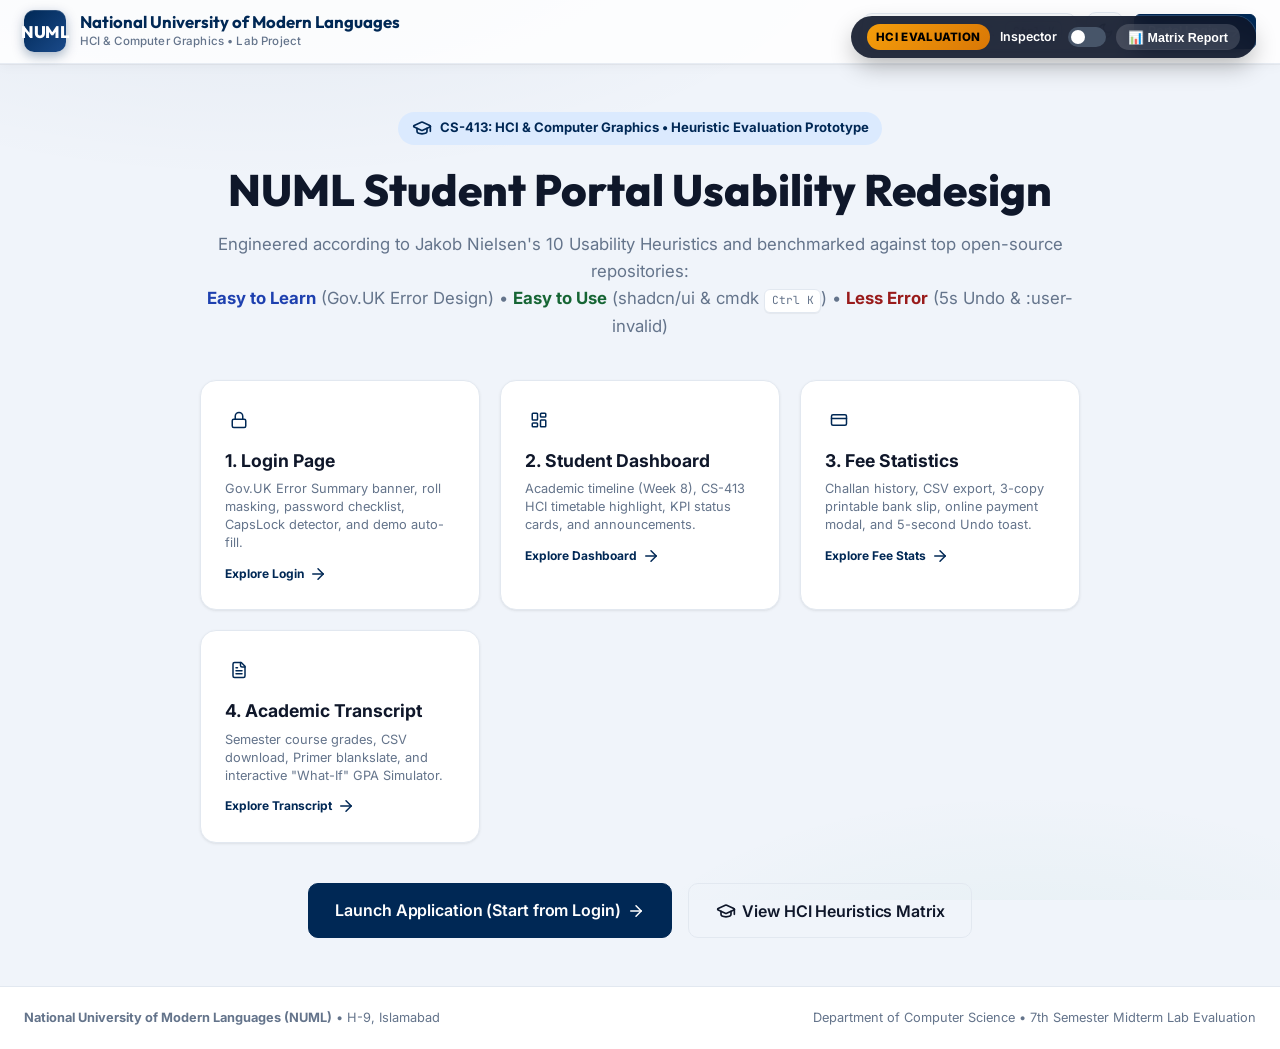
<file: index.html>
<!DOCTYPE html>
<html lang="en">
<head>
  <meta charset="UTF-8">
  <meta name="viewport" content="width=device-width, initial-scale=1.0">
  <title>NUML Student Academic Portal | HCI Lab Project</title>
  <link rel="stylesheet" href="css/style.css">
  <link rel="stylesheet" href="css/hci-inspector.css">
  <link rel="stylesheet" href="css/command-palette.css">
</head>
<body style="min-height: 100vh; display: flex; flex-direction: column;">

  <!-- Global Header -->
  <header class="portal-header">
    <div class="header-inner">
      <a href="index.html" class="brand-wrapper">
        <div class="numl-crest">NUML</div>
        <div class="brand-text">
          <h1>National University of Modern Languages</h1>
          <p>HCI & Computer Graphics • Lab Project</p>
        </div>
      </a>

      <div class="header-actions">
        <!-- Command Palette Trigger (pacocoursey/cmdk & shadcn/ui) -->
        <button class="command-trigger-btn" aria-label="Search actions or press Ctrl+K" title="Search actions (Ctrl+K)">
          <span data-lucide="search"></span>
          <span>Quick Search...</span>
          <kbd class="cmdk-kbd">Ctrl K</kbd>
        </button>

        <button class="icon-btn" id="theme-toggle-btn" aria-label="Toggle theme mode" title="Switch Light/Dark Mode">
          <span id="theme-icon" data-lucide="moon"></span>
        </button>
        <a href="login.html" class="btn btn-sm btn-primary" style="gap:0.35rem;">
          Portal Login <span data-lucide="arrowRight"></span>
        </a>
      </div>
    </div>
  </header>

  <!-- Hero & Gateway -->
  <main class="main-content" style="display: flex; flex-direction: column; justify-content: center; align-items: center; text-align: center; padding: 3rem 1.5rem;">
    
    <div style="max-width: 880px;">
      
      <div style="display: inline-flex; align-items: center; gap: 0.5rem; background: var(--primary-light); color: var(--primary); padding: 0.35rem 0.85rem; border-radius: var(--radius-full); font-size: 0.82rem; font-weight: 700; margin-bottom: 1.25rem;">
        <span data-lucide="graduationCap"></span> CS-413: HCI & Computer Graphics • Heuristic Evaluation Prototype
      </div>

      <h1 style="font-family: var(--font-display); font-size: 2.75rem; font-weight: 800; line-height: 1.15; margin-bottom: 1rem; color: var(--text-main);">
        NUML Student Portal Usability Redesign
      </h1>

      <p style="font-size: 1.05rem; color: var(--text-muted); margin-bottom: 2.5rem; line-height: 1.6;">
        Engineered according to Jakob Nielsen's 10 Usability Heuristics and benchmarked against top open-source repositories:
        <br>
        <strong style="color: #1e40af;">Easy to Learn</strong> (Gov.UK Error Design) • 
        <strong style="color: #166534;">Easy to Use</strong> (shadcn/ui & cmdk <kbd class="cmdk-kbd">Ctrl K</kbd>) • 
        <strong style="color: #991b1b;">Less Error</strong> (5s Undo & :user-invalid)
      </p>

      <!-- 4 Pages Navigation Hub -->
      <div style="display: grid; grid-template-columns: repeat(auto-fit, minmax(220px, 1fr)); gap: 1.25rem; text-align: left; margin-bottom: 2.5rem;">
        
        <!-- Page 1: Login -->
        <a href="login.html" class="card" style="text-decoration: none; color: inherit; transition: var(--transition);">
          <div style="color: var(--primary); margin-bottom: 0.75rem;">
            <span data-lucide="lock" style="width: 28px; height: 28px;"></span>
          </div>
          <h3 style="font-size: 1.1rem; font-weight: 700; margin-bottom: 0.35rem;">1. Login Page</h3>
          <p style="font-size: 0.8rem; color: var(--text-muted); line-height: 1.4;">
            Gov.UK Error Summary banner, roll masking, password checklist, CapsLock detector, and demo auto-fill.
          </p>
          <span style="font-size: 0.75rem; font-weight: 700; color: var(--primary); display: inline-flex; align-items: center; gap: 0.3rem; margin-top: 0.75rem;">
            Explore Login <span data-lucide="arrowRight"></span>
          </span>
        </a>

        <!-- Page 2: Dashboard -->
        <a href="dashboard.html" class="card" style="text-decoration: none; color: inherit; transition: var(--transition);">
          <div style="color: var(--primary); margin-bottom: 0.75rem;">
            <span data-lucide="layoutDashboard" style="width: 28px; height: 28px;"></span>
          </div>
          <h3 style="font-size: 1.1rem; font-weight: 700; margin-bottom: 0.35rem;">2. Student Dashboard</h3>
          <p style="font-size: 0.8rem; color: var(--text-muted); line-height: 1.4;">
            Academic timeline (Week 8), CS-413 HCI timetable highlight, KPI status cards, and announcements.
          </p>
          <span style="font-size: 0.75rem; font-weight: 700; color: var(--primary); display: inline-flex; align-items: center; gap: 0.3rem; margin-top: 0.75rem;">
            Explore Dashboard <span data-lucide="arrowRight"></span>
          </span>
        </a>

        <!-- Page 3: Fee Stats -->
        <a href="fee-stats.html" class="card" style="text-decoration: none; color: inherit; transition: var(--transition);">
          <div style="color: var(--primary); margin-bottom: 0.75rem;">
            <span data-lucide="creditCard" style="width: 28px; height: 28px;"></span>
          </div>
          <h3 style="font-size: 1.1rem; font-weight: 700; margin-bottom: 0.35rem;">3. Fee Statistics</h3>
          <p style="font-size: 0.8rem; color: var(--text-muted); line-height: 1.4;">
            Challan history, CSV export, 3-copy printable bank slip, online payment modal, and 5-second Undo toast.
          </p>
          <span style="font-size: 0.75rem; font-weight: 700; color: var(--primary); display: inline-flex; align-items: center; gap: 0.3rem; margin-top: 0.75rem;">
            Explore Fee Stats <span data-lucide="arrowRight"></span>
          </span>
        </a>

        <!-- Page 4: Transcript -->
        <a href="transcript.html" class="card" style="text-decoration: none; color: inherit; transition: var(--transition);">
          <div style="color: var(--primary); margin-bottom: 0.75rem;">
            <span data-lucide="fileText" style="width: 28px; height: 28px;"></span>
          </div>
          <h3 style="font-size: 1.1rem; font-weight: 700; margin-bottom: 0.35rem;">4. Academic Transcript</h3>
          <p style="font-size: 0.8rem; color: var(--text-muted); line-height: 1.4;">
            Semester course grades, CSV download, Primer blankslate, and interactive "What-If" GPA Simulator.
          </p>
          <span style="font-size: 0.75rem; font-weight: 700; color: var(--primary); display: inline-flex; align-items: center; gap: 0.3rem; margin-top: 0.75rem;">
            Explore Transcript <span data-lucide="arrowRight"></span>
          </span>
        </a>

      </div>

      <!-- Quick Action CTA -->
      <div style="display: flex; justify-content: center; gap: 1rem; flex-wrap: wrap;">
        <a href="login.html" class="btn btn-primary btn-lg" style="gap:0.4rem;">
          Launch Application (Start from Login) <span data-lucide="arrowRight"></span>
        </a>
        <button class="btn btn-outline btn-lg" onclick="ModalHelper.open('hci-report-dialog')" style="gap:0.4rem;">
          <span data-lucide="graduationCap"></span> View HCI Heuristics Matrix
        </button>
      </div>

    </div>

  </main>

  <!-- Global Footer -->
  <footer class="portal-footer">
    <div class="footer-inner">
      <div>
        <strong>National University of Modern Languages (NUML)</strong> • H-9, Islamabad
      </div>
      <div>
        Department of Computer Science • 7th Semester Midterm Lab Evaluation
      </div>
    </div>
  </footer>

  <div id="toast-container"></div>

  <!-- Scripts -->
  <script src="js/icons.js"></script>
  <script src="js/app.js"></script>
  <script src="js/command-palette.js"></script>
  <script src="js/hci-inspector.js"></script>
</body>
</html>
</file>
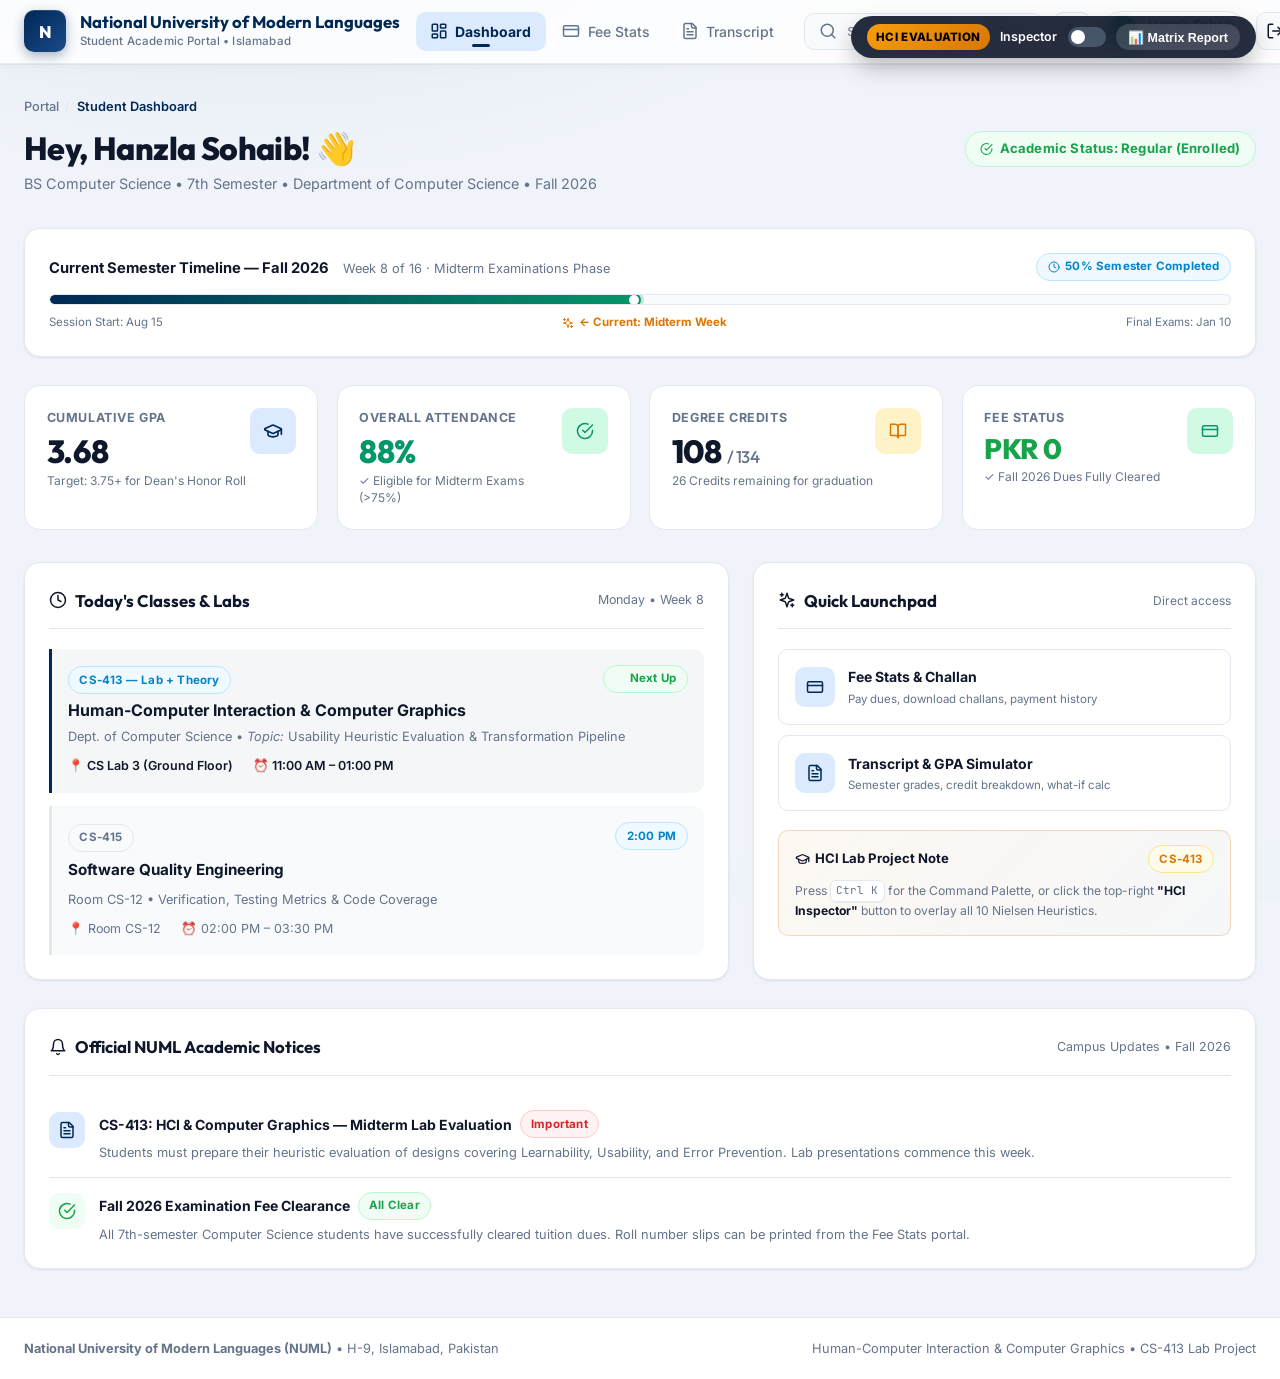
<file: dashboard.html>
<!DOCTYPE html>
<html lang="en">

<head>
  <meta charset="UTF-8">
  <meta name="viewport" content="width=device-width, initial-scale=1.0">
  <title>Student Dashboard | National University of Modern Languages</title>
  <meta name="description" content="NUML student dashboard — view GPA, attendance, today's schedule, announcements, and quick access to fee and transcript portals.">
  <link rel="stylesheet" href="css/style.css">
  <link rel="stylesheet" href="css/hci-inspector.css">
  <link rel="stylesheet" href="css/command-palette.css">

  <style>
    /* Page-level: timeline progress label row */
    .timeline-labels {
      display: flex;
      justify-content: space-between;
      font-size: 0.72rem;
      color: var(--text-muted);
      margin-top: 0.5rem;
    }
    .timeline-mid-label {
      font-weight: 700;
      color: var(--accent-gold);
      display: flex;
      align-items: center;
      gap: 0.3rem;
    }
    /* Launchpad buttons */
    .launch-btn {
      display: flex;
      align-items: center;
      gap: 0.85rem;
      padding: 0.95rem 1rem;
      border: 1.5px solid var(--border-color);
      border-radius: var(--radius-md);
      background: var(--bg-surface);
      text-decoration: none;
      color: var(--text-main);
      transition: var(--transition);
      width: 100%;
    }
    .launch-btn:hover {
      border-color: var(--primary);
      background: var(--primary-light);
      color: var(--primary);
      transform: translateX(3px);
      box-shadow: var(--shadow-sm);
    }
    [data-theme="dark"] .launch-btn:hover {
      color: #93c5fd;
      background: rgba(59, 130, 246, 0.08);
      border-color: #60a5fa;
    }
    .launch-btn-icon {
      width: 40px; height: 40px;
      border-radius: var(--radius-md);
      background: var(--primary-light);
      color: var(--primary);
      display: flex; align-items: center; justify-content: center;
      flex-shrink: 0;
      transition: var(--transition);
    }
    [data-theme="dark"] .launch-btn-icon {
      background: rgba(59, 130, 246, 0.12);
      color: #93c5fd;
    }
    .launch-btn:hover .launch-btn-icon {
      background: var(--primary);
      color: #fff;
    }
    [data-theme="dark"] .launch-btn:hover .launch-btn-icon {
      background: #60a5fa;
      color: #0f172a;
    }
    .launch-btn-text-main { font-weight: 700; font-size: 0.875rem; }
    .launch-btn-text-sub { font-size: 0.72rem; color: var(--text-muted); margin-top: 0.1rem; }
    /* HCI Info note box */
    .hci-note-box {
      background: linear-gradient(135deg, rgba(217, 119, 6, 0.05), rgba(0, 40, 85, 0.04));
      border: 1.5px solid rgba(217, 119, 6, 0.25);
      border-radius: var(--radius-md);
      padding: 0.9rem 1rem;
      margin-top: 0.5rem;
    }
    .hci-note-title {
      display: flex;
      align-items: center;
      justify-content: space-between;
      margin-bottom: 0.4rem;
    }
    .hci-note-strong {
      font-size: 0.82rem;
      font-weight: 700;
      display: flex;
      align-items: center;
      gap: 0.35rem;
    }
    .hci-note-body {
      font-size: 0.76rem;
      color: var(--text-muted);
      line-height: 1.55;
    }
    /* Announcement notice item */
    .notice-item {
      display: flex;
      align-items: flex-start;
      gap: 0.85rem;
      padding: 0.9rem 0;
      border-bottom: 1px solid var(--border-color);
    }
    .notice-item:last-child { border-bottom: none; padding-bottom: 0; }
    .notice-icon-wrap {
      width: 36px; height: 36px;
      border-radius: var(--radius-md);
      display: flex; align-items: center; justify-content: center;
      flex-shrink: 0;
    }
    .notice-icon-wrap.primary-icon { background: var(--primary-light); color: var(--primary); }
    .notice-icon-wrap.success-icon { background: var(--success-bg); color: var(--success); }
  </style>
</head>

<body>

  <!-- Global Header (HCI: Consistency & Standards H4) -->
  <header class="portal-header" data-heuristic="H4" data-heuristic-label="H4: Consistent Navigation Header Across All Pages">
    <div class="header-inner">
      <a href="dashboard.html" class="brand-wrapper">
        <div class="numl-crest">N</div>
        <div class="brand-text">
          <h1>National University of Modern Languages</h1>
          <p>Student Academic Portal • Islamabad</p>
        </div>
      </a>

      <!-- Navigation Links -->
      <nav class="portal-nav" aria-label="Portal main navigation">
        <a href="dashboard.html" class="nav-link active">
          <span data-lucide="layoutDashboard"></span> Dashboard
        </a>
        <a href="fee-stats.html" class="nav-link">
          <span data-lucide="creditCard"></span> Fee Stats
        </a>
        <a href="transcript.html" class="nav-link">
          <span data-lucide="fileText"></span> Transcript
        </a>
      </nav>

      <!-- Header Actions -->
      <div class="header-actions">
        <button class="command-trigger-btn" aria-label="Open command palette (Ctrl+K)" title="Search actions (Ctrl+K)">
          <span data-lucide="search"></span>
          <span>Search or jump to...</span>
          <kbd class="cmdk-kbd">Ctrl K</kbd>
        </button>

        <button class="icon-btn" id="theme-toggle-btn" aria-label="Toggle theme mode" title="Switch Light/Dark Mode">
          <span id="theme-icon" data-lucide="moon"></span>
        </button>

        <div class="user-profile-badge" title="Logged in as student">
          <div class="user-avatar">H</div>
          <div class="user-details">
            <div class="user-name dynamic-student-name">Hanzla Sohaib</div>
            <div class="user-id dynamic-student-roll">21-BSCS-042</div>
          </div>
        </div>

        <button class="icon-btn btn-logout" aria-label="Sign Out" title="Sign Out of Portal">
          <span data-lucide="logOut"></span>
        </button>
      </div>
    </div>
  </header>

  <!-- Main Content -->
  <main class="main-content">

    <!-- Breadcrumbs (HCI: Recognition Rather Than Recall H6) -->
    <nav class="breadcrumbs" aria-label="Breadcrumb" data-heuristic="H6" data-heuristic-label="H6: Breadcrumbs for Recognition Rather Than Recall">
      <a href="dashboard.html">Portal</a>
      <span class="divider">/</span>
      <span class="current">Student Dashboard</span>
    </nav>

    <!-- Page Header & Greeting -->
    <section class="page-header">
      <div>
        <h2 class="page-title">
          Hey, <span class="dynamic-student-name">Hanzla Sohaib</span>! 👋
        </h2>
        <p class="page-subtitle">
          BS Computer Science • 7th Semester • Department of Computer Science • Fall 2026
        </p>
      </div>

      <div style="display: flex; gap: 0.6rem; align-items: center;">
        <span class="badge badge-success" style="font-size: 0.82rem; padding: 0.38rem 0.9rem; gap: 0.4rem;">
          <span data-lucide="checkCircle" style="width: 13px; height: 13px;"></span>
          Academic Status: Regular (Enrolled)
        </span>
      </div>
    </section>

    <!-- ─── Semester Timeline (HCI: H1 Visibility of System Status) ─── -->
    <section class="card" style="margin-bottom: 1.75rem;" data-heuristic="H1" data-heuristic-label="H1: Visibility of System Status — Semester Timeline">
      <div style="display: flex; justify-content: space-between; align-items: center; margin-bottom: 0.85rem; flex-wrap: wrap; gap: 0.5rem;">
        <div>
          <strong style="font-size: 0.92rem;">Current Semester Timeline — Fall 2026</strong>
          <span style="font-size: 0.8rem; color: var(--text-muted); margin-left: 0.65rem;">Week 8 of 16 &middot; Midterm Examinations Phase</span>
        </div>
        <span class="badge badge-info" style="gap: 0.35rem;">
          <span data-lucide="clock" style="width: 12px; height: 12px;"></span> 50% Semester Completed
        </span>
      </div>

      <!-- Progress Track -->
      <div style="height: 11px; background: var(--bg-subtle); border-radius: var(--radius-full); overflow: hidden; border: 1px solid var(--border-color);">
        <div style="width: 50%; height: 100%; background: linear-gradient(90deg, var(--primary) 0%, var(--secondary) 100%); border-radius: var(--radius-full); position: relative;">
          <div style="position: absolute; right: -1px; top: 50%; transform: translateY(-50%); width: 14px; height: 14px; background: white; border: 2.5px solid var(--secondary); border-radius: 50%; box-shadow: 0 0 0 3px rgba(5,150,105,0.2);"></div>
        </div>
      </div>

      <div class="timeline-labels">
        <span>Session Start: Aug 15</span>
        <span class="timeline-mid-label">
          <span data-lucide="sparkles" style="width: 12px; height: 12px;"></span> ← Current: Midterm Week
        </span>
        <span>Final Exams: Jan 10</span>
      </div>
    </section>

    <!-- ─── Key Stats Grid (HCI: H8 Aesthetic & Minimalist + H1 Instant Status) ─── -->
    <section class="stats-grid" data-heuristic="H8" data-heuristic-label="H8: Aesthetic & Minimalist — Key Metrics at a Glance">

      <!-- CGPA -->
      <div class="stat-card">
        <div class="stat-info">
          <p class="stat-label">Cumulative GPA</p>
          <h3 class="stat-value dynamic-student-cgpa">3.68</h3>
          <span class="stat-desc">Target: 3.75+ for Dean's Honor Roll</span>
        </div>
        <div class="stat-icon primary">
          <span data-lucide="graduationCap"></span>
        </div>
      </div>

      <!-- Attendance -->
      <div class="stat-card green-accent">
        <div class="stat-info">
          <p class="stat-label">Overall Attendance</p>
          <h3 class="stat-value" style="color: var(--secondary);">88%</h3>
          <span class="stat-desc">✓ Eligible for Midterm Exams (&gt;75%)</span>
        </div>
        <div class="stat-icon secondary">
          <span data-lucide="checkCircle"></span>
        </div>
      </div>

      <!-- Credits -->
      <div class="stat-card gold-accent">
        <div class="stat-info">
          <p class="stat-label">Degree Credits</p>
          <h3 class="stat-value">108 <span style="font-size: 1.05rem; color: var(--text-muted); font-weight: 500;">/ 134</span></h3>
          <span class="stat-desc">26 Credits remaining for graduation</span>
        </div>
        <div class="stat-icon warning">
          <span data-lucide="bookOpen"></span>
        </div>
      </div>

      <!-- Fee Status -->
      <div class="stat-card green-accent">
        <div class="stat-info">
          <p class="stat-label">Fee Status</p>
          <h3 class="stat-value" style="color: var(--success); font-size: 1.75rem;">PKR 0</h3>
          <span class="stat-desc">✓ Fall 2026 Dues Fully Cleared</span>
        </div>
        <div class="stat-icon secondary">
          <span data-lucide="creditCard"></span>
        </div>
      </div>
    </section>

    <!-- ─── Two-column: Schedule + Launchpad ─── -->
    <div style="display: grid; grid-template-columns: 1.4fr 1fr; gap: 1.5rem; margin-bottom: 1.75rem;">

      <!-- Today's Schedule (HCI: H2 Real-World Match & H7 Contextual Info) -->
      <div class="card" data-heuristic="H2" data-heuristic-label="H2: Authentic Real-World NUML Class Schedule">
        <div class="card-header">
          <h3 class="card-title">
            <span data-lucide="clock"></span> Today's Classes &amp; Labs
          </h3>
          <span style="font-size: 0.78rem; color: var(--text-muted);">Monday &bull; Week 8</span>
        </div>

        <div style="display: flex; flex-direction: column; gap: 0.85rem;">

          <!-- HCI & CG — Primary Highlighted -->
          <div class="class-item highlight" data-heuristic="H7" data-heuristic-label="H7: Contextually Prominent Core Subject (CS-413)">
            <div style="display: flex; justify-content: space-between; align-items: flex-start; margin-bottom: 0.45rem;">
              <div>
                <span class="badge badge-info" style="margin-bottom: 0.35rem;">CS-413 &mdash; Lab + Theory</span>
                <h4 style="font-size: 1rem; font-weight: 700; color: var(--text-main); line-height: 1.3;">
                  Human-Computer Interaction &amp; Computer Graphics
                </h4>
              </div>
              <span class="badge badge-success" style="gap: 0.3rem; flex-shrink: 0;">
                <span data-lucide="zap" style="width: 11px; height: 11px;"></span> Next Up
              </span>
            </div>
            <p style="font-size: 0.8rem; color: var(--text-muted); margin-bottom: 0.6rem; line-height: 1.45;">
              Dept. of Computer Science &bull; <em>Topic:</em> Usability Heuristic Evaluation &amp; Transformation Pipeline
            </p>
            <div style="display: flex; gap: 1.25rem; font-size: 0.78rem; font-weight: 600; color: var(--text-main);">
              <span>📍 CS Lab 3 (Ground Floor)</span>
              <span>⏰ 11:00 AM – 01:00 PM</span>
            </div>
          </div>

          <!-- Software Quality Engineering -->
          <div class="class-item">
            <div style="display: flex; justify-content: space-between; align-items: flex-start; margin-bottom: 0.4rem;">
              <div>
                <span class="badge badge-neutral" style="margin-bottom: 0.35rem;">CS-415</span>
                <h4 style="font-size: 0.95rem; font-weight: 700; color: var(--text-main);">
                  Software Quality Engineering
                </h4>
              </div>
              <span class="badge badge-info" style="flex-shrink: 0;">2:00 PM</span>
            </div>
            <p style="font-size: 0.8rem; color: var(--text-muted); margin-bottom: 0.55rem;">
              Room CS-12 &bull; Verification, Testing Metrics &amp; Code Coverage
            </p>
            <div style="display: flex; gap: 1.25rem; font-size: 0.78rem; color: var(--text-muted);">
              <span>📍 Room CS-12</span>
              <span>⏰ 02:00 PM – 03:30 PM</span>
            </div>
          </div>

        </div>
      </div>

      <!-- Quick Launchpad (HCI: H7 Flexibility & Efficiency of Use) -->
      <div class="card" data-heuristic="H7" data-heuristic-label="H7: Flexibility & Efficiency — Quick Navigation Shortcuts">
        <div class="card-header">
          <h3 class="card-title">
            <span data-lucide="sparkles"></span> Quick Launchpad
          </h3>
          <span style="font-size: 0.75rem; color: var(--text-muted);">Direct access</span>
        </div>

        <div style="display: flex; flex-direction: column; gap: 0.65rem;">

          <a href="fee-stats.html" class="launch-btn">
            <div class="launch-btn-icon">
              <span data-lucide="creditCard" style="width: 20px; height: 20px;"></span>
            </div>
            <div>
              <div class="launch-btn-text-main">Fee Stats &amp; Challan</div>
              <div class="launch-btn-text-sub">Pay dues, download challans, payment history</div>
            </div>
          </a>

          <a href="transcript.html" class="launch-btn">
            <div class="launch-btn-icon">
              <span data-lucide="fileText" style="width: 20px; height: 20px;"></span>
            </div>
            <div>
              <div class="launch-btn-text-main">Transcript &amp; GPA Simulator</div>
              <div class="launch-btn-text-sub">Semester grades, credit breakdown, what-if calc</div>
            </div>
          </a>

          <!-- HCI Lab Note -->
          <div class="hci-note-box">
            <div class="hci-note-title">
              <strong class="hci-note-strong">
                <span data-lucide="graduationCap" style="width: 15px; height: 15px;"></span>
                HCI Lab Project Note
              </strong>
              <span class="badge badge-warning">CS-413</span>
            </div>
            <p class="hci-note-body">
              Press <kbd class="cmdk-kbd" style="font-size: 0.68rem; padding: 0.1rem 0.35rem;">Ctrl K</kbd> for the Command Palette, or click the top-right
              <strong style="color: var(--text-main);">"HCI Inspector"</strong> button to overlay all 10 Nielsen Heuristics.
            </p>
          </div>
        </div>
      </div>

    </div>

    <!-- ─── Official NUML Announcements (HCI: H10 Help & Documentation) ─── -->
    <section class="card" data-heuristic="H10" data-heuristic-label="H10: Help & Timely Academic Announcements">
      <div class="card-header">
        <h3 class="card-title">
          <span data-lucide="bell"></span> Official NUML Academic Notices
        </h3>
        <span style="font-size: 0.78rem; color: var(--text-muted);">Campus Updates &bull; Fall 2026</span>
      </div>

      <div>
        <!-- Notice 1 -->
        <div class="notice-item">
          <div class="notice-icon-wrap primary-icon">
            <span data-lucide="fileText" style="width: 18px; height: 18px;"></span>
          </div>
          <div style="flex: 1;">
            <div style="display: flex; align-items: center; gap: 0.5rem; flex-wrap: wrap; margin-bottom: 0.3rem;">
              <strong style="font-size: 0.875rem;">CS-413: HCI &amp; Computer Graphics — Midterm Lab Evaluation</strong>
              <span class="badge badge-danger">Important</span>
            </div>
            <p style="font-size: 0.8rem; color: var(--text-muted); line-height: 1.5;">
              Students must prepare their heuristic evaluation of designs covering Learnability, Usability, and Error Prevention. Lab presentations commence this week.
            </p>
          </div>
        </div>

        <!-- Notice 2 -->
        <div class="notice-item">
          <div class="notice-icon-wrap success-icon">
            <span data-lucide="checkCircle" style="width: 18px; height: 18px;"></span>
          </div>
          <div style="flex: 1;">
            <div style="display: flex; align-items: center; gap: 0.5rem; flex-wrap: wrap; margin-bottom: 0.3rem;">
              <strong style="font-size: 0.875rem;">Fall 2026 Examination Fee Clearance</strong>
              <span class="badge badge-success">All Clear</span>
            </div>
            <p style="font-size: 0.8rem; color: var(--text-muted); line-height: 1.5;">
              All 7th-semester Computer Science students have successfully cleared tuition dues. Roll number slips can be printed from the Fee Stats portal.
            </p>
          </div>
        </div>
      </div>
    </section>

  </main>

  <!-- Global Footer -->
  <footer class="portal-footer">
    <div class="footer-inner">
      <div>
        <strong>National University of Modern Languages (NUML)</strong> &bull; H-9, Islamabad, Pakistan
      </div>
      <div>
        Human-Computer Interaction &amp; Computer Graphics &bull; CS-413 Lab Project
      </div>
    </div>
  </footer>

  <div id="toast-container"></div>

  <!-- Scripts -->
  <script src="js/icons.js"></script>
  <script src="js/app.js"></script>
  <script src="js/command-palette.js"></script>
  <script src="js/hci-inspector.js"></script>

</body>

</html>
</file>
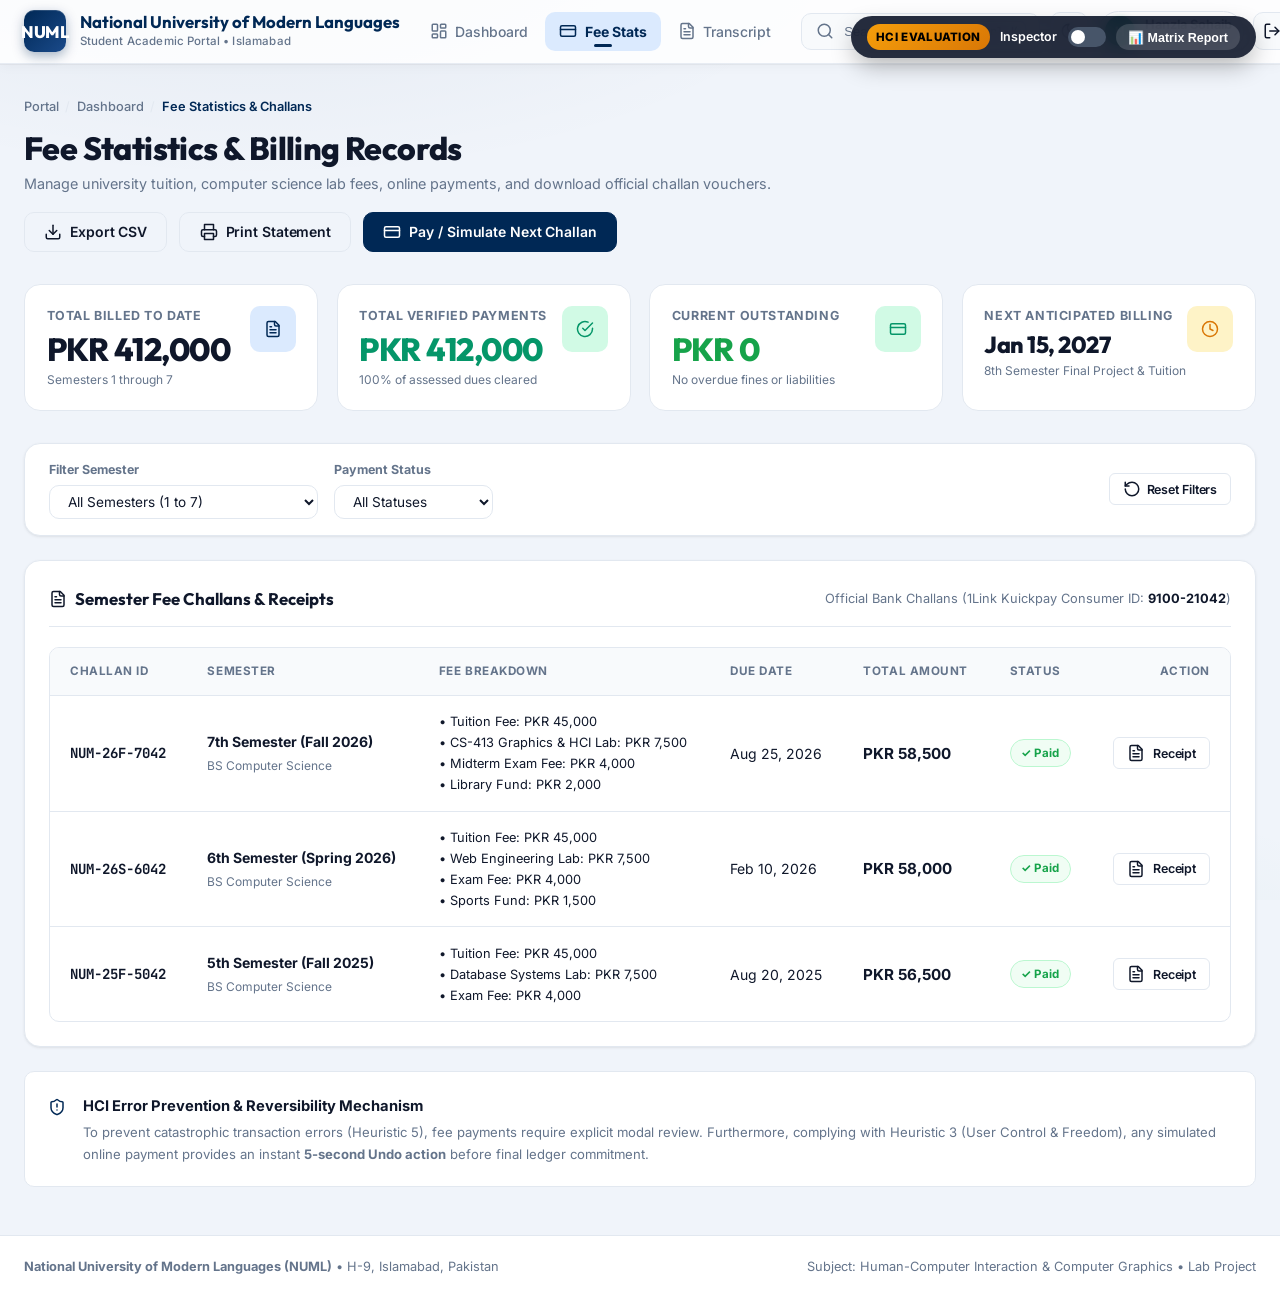
<file: fee-stats.html>
<!DOCTYPE html>
<html lang="en">
<head>
  <meta charset="UTF-8">
  <meta name="viewport" content="width=device-width, initial-scale=1.0">
  <title>Fee Statistics | National University of Modern Languages</title>
  <link rel="stylesheet" href="css/style.css">
  <link rel="stylesheet" href="css/hci-inspector.css">
  <link rel="stylesheet" href="css/command-palette.css">
  <style>
    /* 3-copy Challan Printable Slip Styles */
    .challan-slip-preview {
      background: white;
      color: black;
      padding: 1.5rem;
      border: 2px dashed #94a3b8;
      border-radius: var(--radius-md);
      font-family: var(--font-mono);
      font-size: 0.8rem;
    }
    .challan-columns {
      display: grid;
      grid-template-columns: repeat(3, 1fr);
      gap: 1rem;
      border-top: 1px solid #ccc;
      padding-top: 1rem;
      margin-top: 1rem;
    }
    .challan-col {
      border-right: 1px dashed #ccc;
      padding-right: 0.75rem;
    }
    .challan-col:last-child {
      border-right: none;
    }
  </style>
</head>
<body>

  <!-- Global Header (HCI: Consistency & Standards H4) -->
  <header class="portal-header" data-heuristic="H4" data-heuristic-label="H4: Consistent Header Across All Pages">
    <div class="header-inner">
      <a href="dashboard.html" class="brand-wrapper">
        <div class="numl-crest">NUML</div>
        <div class="brand-text">
          <h1>National University of Modern Languages</h1>
          <p>Student Academic Portal • Islamabad</p>
        </div>
      </a>

      <!-- Navigation Links -->
      <nav class="portal-nav" aria-label="Portal main navigation">
        <a href="dashboard.html" class="nav-link">
          <span data-lucide="layoutDashboard"></span> Dashboard
        </a>
        <a href="fee-stats.html" class="nav-link active">
          <span data-lucide="creditCard"></span> Fee Stats
        </a>
        <a href="transcript.html" class="nav-link">
          <span data-lucide="fileText"></span> Transcript
        </a>
      </nav>

      <!-- Right Header Actions -->
      <div class="header-actions">
        <!-- Command Palette Trigger (pacocoursey/cmdk & shadcn/ui) -->
        <button class="command-trigger-btn" aria-label="Search actions or press Ctrl+K" title="Search actions (Ctrl+K)">
          <span data-lucide="search"></span>
          <span>Search or jump to...</span>
          <kbd class="cmdk-kbd">Ctrl K</kbd>
        </button>

        <button class="icon-btn" id="theme-toggle-btn" aria-label="Toggle theme mode" title="Switch Light/Dark Mode">
          <span id="theme-icon" data-lucide="moon"></span>
        </button>

        <div class="user-profile-badge" title="Logged in as student">
          <div class="user-avatar">H</div>
          <div class="user-details">
            <div class="user-name dynamic-student-name">Hanzla Sohaib</div>
            <div class="user-id dynamic-student-roll">21-BSCS-042</div>
          </div>
        </div>

        <button class="icon-btn btn-logout" aria-label="Sign Out" title="Sign Out of Portal">
          <span data-lucide="logOut"></span>
        </button>
      </div>
    </div>
  </header>

  <!-- Main Content -->
  <main class="main-content">
    
    <!-- Breadcrumbs (HCI: Recognition Rather Than Recall H6) -->
    <nav class="breadcrumbs" aria-label="Breadcrumb" data-heuristic="H6" data-heuristic-label="H6: Recognition via Breadcrumbs">
      <a href="dashboard.html">Portal</a>
      <span class="divider">/</span>
      <a href="dashboard.html">Dashboard</a>
      <span class="divider">/</span>
      <span class="current">Fee Statistics & Challans</span>
    </nav>

    <!-- Page Header -->
    <section class="page-header">
      <div>
        <h2 class="page-title">Fee Statistics & Billing Records</h2>
        <p class="page-subtitle">
          Manage university tuition, computer science lab fees, online payments, and download official challan vouchers.
        </p>
      </div>

      <div style="display: flex; gap: 0.75rem; flex-wrap: wrap;">
        <button class="btn btn-outline" id="export-fee-csv-btn" title="Export Fee Ledger as CSV">
          <span data-lucide="download"></span> Export CSV
        </button>
        <button class="btn btn-outline" id="print-all-challans-btn">
          <span data-lucide="printer"></span> Print Statement
        </button>
        <button class="btn btn-primary" id="open-new-challan-btn">
          <span data-lucide="creditCard"></span> Pay / Simulate Next Challan
        </button>
      </div>
    </section>

    <!-- Financial KPI Summary Cards (HCI: Visibility of System Status H1) -->
    <section class="stats-grid">
      <!-- Total Billed -->
      <div class="stat-card" data-heuristic="H1" data-heuristic-label="H1: Financial System Status">
        <div class="stat-info">
          <p class="stat-label">Total Billed to Date</p>
          <h3 class="stat-value">PKR 412,000</h3>
          <span class="stat-desc">Semesters 1 through 7</span>
        </div>
        <div class="stat-icon primary">
          <span data-lucide="fileText"></span>
        </div>
      </div>

      <!-- Total Paid -->
      <div class="stat-card" data-heuristic="H1" data-heuristic-label="H1: Verified Payment Status">
        <div class="stat-info">
          <p class="stat-label">Total Verified Payments</p>
          <h3 class="stat-value" style="color: var(--secondary);">PKR 412,000</h3>
          <span class="stat-desc">100% of assessed dues cleared</span>
        </div>
        <div class="stat-icon secondary">
          <span data-lucide="checkCircle"></span>
        </div>
      </div>

      <!-- Current Balance -->
      <div class="stat-card" data-heuristic="H1" data-heuristic-label="H1: Outstanding Dues Status">
        <div class="stat-info">
          <p class="stat-label">Current Outstanding</p>
          <h3 class="stat-value" id="outstanding-balance-display" style="color: var(--success);">PKR 0</h3>
          <span class="stat-desc" id="outstanding-balance-desc">No overdue fines or liabilities</span>
        </div>
        <div class="stat-icon secondary" id="outstanding-icon">
          <span data-lucide="creditCard"></span>
        </div>
      </div>

      <!-- Next Due Date -->
      <div class="stat-card" data-heuristic="H10" data-heuristic-label="H10: Upcoming Financial Deadlines">
        <div class="stat-info">
          <p class="stat-label">Next Anticipated Billing</p>
          <h3 class="stat-value" style="font-size: 1.45rem;">Jan 15, 2027</h3>
          <span class="stat-desc">8th Semester Final Project & Tuition</span>
        </div>
        <div class="stat-icon warning">
          <span data-lucide="clock"></span>
        </div>
      </div>
    </section>

    <!-- Filter & Search Controls (HCI: Flexibility & Efficiency H7) -->
    <section class="card" style="margin-bottom: 1.5rem; padding: 1rem 1.5rem;" data-heuristic="H7" data-heuristic-label="H7: Flexibility & Instant Filters">
      <div style="display: flex; justify-content: space-between; align-items: center; flex-wrap: wrap; gap: 1rem;">
        
        <div style="display: flex; gap: 1rem; flex-wrap: wrap; align-items: center;">
          <div>
            <label for="filter-semester" style="font-size: 0.78rem; font-weight: 700; color: var(--text-muted); display: block; margin-bottom: 0.25rem;">
              Filter Semester
            </label>
            <select id="filter-semester" class="form-control" style="padding: 0.45rem 0.85rem; font-size: 0.85rem;">
              <option value="all">All Semesters (1 to 7)</option>
              <option value="Fall 2026">Fall 2026 (7th Semester - Current)</option>
              <option value="Spring 2026">Spring 2026 (6th Semester)</option>
              <option value="Fall 2025">Fall 2025 (5th Semester)</option>
            </select>
          </div>

          <div>
            <label for="filter-status" style="font-size: 0.78rem; font-weight: 700; color: var(--text-muted); display: block; margin-bottom: 0.25rem;">
              Payment Status
            </label>
            <select id="filter-status" class="form-control" style="padding: 0.45rem 0.85rem; font-size: 0.85rem;">
              <option value="all">All Statuses</option>
              <option value="Paid">Paid</option>
              <option value="Pending">Pending / Unpaid</option>
            </select>
          </div>
        </div>

        <div>
          <button class="btn btn-sm btn-outline" id="reset-filters-btn" data-heuristic="H3" data-heuristic-label="H3: User Freedom to Reset" style="gap:0.35rem;">
            <span data-lucide="rotateCcw"></span> Reset Filters
          </button>
        </div>

      </div>
    </section>

    <!-- Fee Challans Table (HCI: Real World Match H2 + Error Prevention H5) -->
    <section class="card" data-heuristic="H2" data-heuristic-label="H2: Pakistani University Challan Terminology">
      <div class="card-header">
        <h3 class="card-title">
          <span data-lucide="fileText"></span> Semester Fee Challans & Receipts
        </h3>
        <span style="font-size: 0.8rem; color: var(--text-muted);">
          Official Bank Challans (1Link Kuickpay Consumer ID: <strong style="color:var(--text-main);">9100-21042</strong>)
        </span>
      </div>

      <div class="table-container">
        <table class="data-table" id="challans-table">
          <thead>
            <tr>
              <th>Challan ID</th>
              <th>Semester</th>
              <th>Fee Breakdown</th>
              <th>Due Date</th>
              <th>Total Amount</th>
              <th>Status</th>
              <th style="text-align: right;">Action</th>
            </tr>
          </thead>
          <tbody id="challans-tbody">
            <!-- Row 1: Fall 2026 (7th Sem) -->
            <tr data-semester="Fall 2026" data-status="Paid" id="row-challan-7">
              <td>
                <span style="font-family: var(--font-mono); font-weight: 700;">NUM-26F-7042</span>
              </td>
              <td>
                <strong>7th Semester (Fall 2026)</strong><br>
                <span style="font-size: 0.75rem; color: var(--text-muted);">BS Computer Science</span>
              </td>
              <td style="font-size: 0.8rem;">
                • Tuition Fee: PKR 45,000<br>
                • CS-413 Graphics & HCI Lab: PKR 7,500<br>
                • Midterm Exam Fee: PKR 4,000<br>
                • Library Fund: PKR 2,000
              </td>
              <td>Aug 25, 2026</td>
              <td>
                <strong style="font-size: 0.95rem; color: var(--text-main);">PKR 58,500</strong>
              </td>
              <td>
                <span class="badge badge-success status-pill">✓ Paid</span>
              </td>
              <td style="text-align: right;">
                <button class="btn btn-sm btn-outline view-slip-btn" data-challan="NUM-26F-7042" data-sem="7th Semester" data-amount="58,500" data-status="Paid">
                  <span data-lucide="fileText"></span> Receipt
                </button>
              </td>
            </tr>

            <!-- Row 2: Spring 2026 (6th Sem) -->
            <tr data-semester="Spring 2026" data-status="Paid" id="row-challan-6">
              <td>
                <span style="font-family: var(--font-mono); font-weight: 700;">NUM-26S-6042</span>
              </td>
              <td>
                <strong>6th Semester (Spring 2026)</strong><br>
                <span style="font-size: 0.75rem; color: var(--text-muted);">BS Computer Science</span>
              </td>
              <td style="font-size: 0.8rem;">
                • Tuition Fee: PKR 45,000<br>
                • Web Engineering Lab: PKR 7,500<br>
                • Exam Fee: PKR 4,000<br>
                • Sports Fund: PKR 1,500
              </td>
              <td>Feb 10, 2026</td>
              <td>
                <strong style="font-size: 0.95rem; color: var(--text-main);">PKR 58,000</strong>
              </td>
              <td>
                <span class="badge badge-success status-pill">✓ Paid</span>
              </td>
              <td style="text-align: right;">
                <button class="btn btn-sm btn-outline view-slip-btn" data-challan="NUM-26S-6042" data-sem="6th Semester" data-amount="58,000" data-status="Paid">
                  <span data-lucide="fileText"></span> Receipt
                </button>
              </td>
            </tr>

            <!-- Row 3: Fall 2025 (5th Sem) -->
            <tr data-semester="Fall 2025" data-status="Paid" id="row-challan-5">
              <td>
                <span style="font-family: var(--font-mono); font-weight: 700;">NUM-25F-5042</span>
              </td>
              <td>
                <strong>5th Semester (Fall 2025)</strong><br>
                <span style="font-size: 0.75rem; color: var(--text-muted);">BS Computer Science</span>
              </td>
              <td style="font-size: 0.8rem;">
                • Tuition Fee: PKR 45,000<br>
                • Database Systems Lab: PKR 7,500<br>
                • Exam Fee: PKR 4,000
              </td>
              <td>Aug 20, 2025</td>
              <td>
                <strong style="font-size: 0.95rem; color: var(--text-main);">PKR 56,500</strong>
              </td>
              <td>
                <span class="badge badge-success status-pill">✓ Paid</span>
              </td>
              <td style="text-align: right;">
                <button class="btn btn-sm btn-outline view-slip-btn" data-challan="NUM-25F-5042" data-sem="5th Semester" data-amount="56,500" data-status="Paid">
                  <span data-lucide="fileText"></span> Receipt
                </button>
              </td>
            </tr>

          </tbody>
        </table>

        <!-- Primer Blankslate Empty State -->
        <div class="blankslate" id="fee-blankslate">
          <div class="blankslate-icon">
            <span data-lucide="search" style="width: 36px; height: 36px;"></span>
          </div>
          <h3 class="blankslate-heading">No Challans Match Your Filter</h3>
          <p class="blankslate-text">
            There are no fee vouchers matching the selected semester and status criteria. Try resetting the filters.
          </p>
          <button class="btn btn-sm btn-outline" onclick="document.getElementById('reset-filters-btn').click()">
            Reset Filter Options
          </button>
        </div>
      </div>
    </section>

    <!-- HCI Explanatory Box -->
    <div style="margin-top: 1.5rem; background: var(--bg-surface); border: 1px solid var(--border-color); border-radius: var(--radius-md); padding: 1.25rem;" data-heuristic="H5" data-heuristic-label="H5: Error Prevention & Undo Freedom">
      <div style="display: flex; gap: 0.85rem; align-items: flex-start;">
        <div style="color: var(--primary);">
          <span data-lucide="shieldAlert" style="width: 24px; height: 24px;"></span>
        </div>
        <div>
          <strong style="font-size: 0.92rem; color: var(--text-main);">HCI Error Prevention & Reversibility Mechanism</strong>
          <p style="font-size: 0.82rem; color: var(--text-muted); margin-top: 0.25rem;">
            To prevent catastrophic transaction errors (Heuristic 5), fee payments require explicit modal review. Furthermore, complying with Heuristic 3 (User Control & Freedom), any simulated online payment provides an instant <strong>5-second Undo action</strong> before final ledger commitment.
          </p>
        </div>
      </div>
    </div>

  </main>

  <!-- Payment Simulation Modal (HCI: Error Prevention H5 & User Control H3) -->
  <dialog class="modal" id="payment-modal" data-heuristic="H5" data-heuristic-label="H5: Confirmation Dialog Safeguard">
    <div class="modal-content">
      <div class="modal-header">
        <h3 class="modal-title" style="display:flex; align-items:center; gap:0.5rem;">
          <span data-lucide="creditCard"></span> Secure Online Fee Payment
        </h3>
        <button class="icon-btn" onclick="ModalHelper.close('payment-modal')" aria-label="Close dialog">✕</button>
      </div>

      <div class="modal-body">
        <p style="font-size: 0.85rem; margin-bottom: 1rem;">
          You are authorizing online payment for <strong id="modal-challan-id">NUM-27S-8042</strong> (Upcoming 8th Semester Tuition).
        </p>

        <!-- Breakdown Card -->
        <div style="background: var(--bg-subtle); border-radius: var(--radius-md); padding: 1rem; margin-bottom: 1.25rem; font-size: 0.85rem;">
          <div style="display:flex; justify-content:space-between; margin-bottom:0.35rem;">
            <span>8th Semester Tuition Fee:</span>
            <strong>PKR 45,000</strong>
          </div>
          <div style="display:flex; justify-content:space-between; margin-bottom:0.35rem;">
            <span>Final Year Project (FYP-2) Lab Charges:</span>
            <strong>PKR 8,500</strong>
          </div>
          <div style="display:flex; justify-content:space-between; margin-bottom:0.35rem;">
            <span>Degree & Convocation Fund:</span>
            <strong>PKR 5,000</strong>
          </div>
          <div style="border-top:1px solid var(--border-color); padding-top:0.5rem; margin-top:0.5rem; display:flex; justify-content:space-between; font-weight:800; font-size:1rem; color:var(--primary);">
            <span>Total Payable:</span>
            <span>PKR 58,500</span>
          </div>
        </div>

        <!-- Payment Method Selection -->
        <div class="form-group">
          <label class="form-label" for="pay-method-select">Select Payment Channel</label>
          <select id="pay-method-select" class="form-control">
            <option value="1link">1Link / 1Bill (Kuickpay ID: 9100-21042)</option>
            <option value="jazzcash">JazzCash / EasyPaisa Mobile Wallet</option>
            <option value="hbl">HBL Internet Banking Direct Debit</option>
            <option value="counter">Over-the-Counter Bank Voucher</option>
          </select>
        </div>

        <div class="form-group">
          <label class="form-label" for="pay-pin">Security PIN / Transaction Password</label>
          <input type="password" id="pay-pin" class="form-control" placeholder="••••" maxlength="4" value="1234">
          <span class="form-hint">Enter your 4-digit bank or wallet authorization PIN</span>
        </div>
      </div>

      <div class="modal-footer">
        <button type="button" class="btn btn-outline" onclick="ModalHelper.close('payment-modal')">Cancel</button>
        <button type="button" class="btn btn-primary" id="confirm-payment-btn">
          Authorize PKR 58,500 Payment
        </button>
      </div>
    </div>
  </dialog>

  <!-- Official Challan Slip Modal (Print Preview) -->
  <dialog class="modal" id="slip-modal" style="max-width: 780px;">
    <div class="modal-content">
      <div class="modal-header">
        <h3 class="modal-title" style="display:flex; align-items:center; gap:0.5rem;">
          <span data-lucide="fileText"></span> Official Fee Challan Voucher
        </h3>
        <button class="icon-btn" onclick="ModalHelper.close('slip-modal')" aria-label="Close dialog">✕</button>
      </div>

      <div class="modal-body">
        <div class="challan-slip-preview" id="printable-challan">
          <div style="text-align: center; margin-bottom: 0.5rem;">
            <h2 style="font-size: 1.1rem; font-weight: 800; color: #002855;">NATIONAL UNIVERSITY OF MODERN LANGUAGES</h2>
            <p style="font-size: 0.72rem; color: #475569;">Sector H-9, Islamabad • Fee Collection Account: HBL NUML Branch 0042-790124</p>
          </div>

          <div style="display: flex; justify-content: space-between; font-size: 0.75rem; margin-top: 0.5rem;">
            <div>
              <strong>Student:</strong> Hanzla Khan (<span class="dynamic-student-roll">21-BSCS-042</span>)<br>
              <strong>Program:</strong> BS Computer Science (7th Semester)
            </div>
            <div style="text-align: right;">
              <strong>Challan ID:</strong> <span id="slip-challan-id">NUM-26F-7042</span><br>
              <strong>Date:</strong> 21-Sep-2026 • <strong>Status:</strong> <span id="slip-challan-status" style="color: green; font-weight: 700;">PAID</span>
            </div>
          </div>

          <!-- 3 Columns for Pakistani Bank Challans -->
          <div class="challan-columns">
            <div class="challan-col">
              <div style="text-align: center; font-weight: 700; margin-bottom: 0.5rem; text-decoration: underline;">
                BANK COPY
              </div>
              <p>Tuition: PKR 45,000</p>
              <p>Graphics Lab: PKR 7,500</p>
              <p>Exam Fee: PKR 4,000</p>
              <p>Library: PKR 2,000</p>
              <hr style="margin: 0.4rem 0;">
              <strong>Total: PKR <span class="slip-amount-val">58,500</span></strong>
              <div style="margin-top: 1.5rem; font-size: 0.68rem; color: #64748b;">Bank Cashier Stamp / Sign</div>
            </div>

            <div class="challan-col">
              <div style="text-align: center; font-weight: 700; margin-bottom: 0.5rem; text-decoration: underline;">
                UNIVERSITY COPY
              </div>
              <p>Tuition: PKR 45,000</p>
              <p>Graphics Lab: PKR 7,500</p>
              <p>Exam Fee: PKR 4,000</p>
              <p>Library: PKR 2,000</p>
              <hr style="margin: 0.4rem 0;">
              <strong>Total: PKR <span class="slip-amount-val">58,500</span></strong>
              <div style="margin-top: 1.5rem; font-size: 0.68rem; color: #64748b;">Accounts Officer Sign</div>
            </div>

            <div class="challan-col">
              <div style="text-align: center; font-weight: 700; margin-bottom: 0.5rem; text-decoration: underline;">
                STUDENT COPY
              </div>
              <p>Tuition: PKR 45,000</p>
              <p>Graphics Lab: PKR 7,500</p>
              <p>Exam Fee: PKR 4,000</p>
              <p>Library: PKR 2,000</p>
              <hr style="margin: 0.4rem 0;">
              <strong>Total: PKR <span class="slip-amount-val">58,500</span></strong>
              <div style="margin-top: 1.5rem; font-size: 0.68rem; color: #64748b;">Retain for Record</div>
            </div>
          </div>
        </div>
      </div>

      <div class="modal-footer">
        <button type="button" class="btn btn-outline" onclick="ModalHelper.close('slip-modal')">Close</button>
        <button type="button" class="btn btn-primary" onclick="window.print()">
          <span data-lucide="printer"></span> Print Voucher
        </button>
      </div>
    </div>
  </dialog>

  <!-- Global Footer -->
  <footer class="portal-footer">
    <div class="footer-inner">
      <div>
        <strong>National University of Modern Languages (NUML)</strong> • H-9, Islamabad, Pakistan
      </div>
      <div>
        Subject: Human-Computer Interaction & Computer Graphics • Lab Project
      </div>
    </div>
  </footer>

  <div id="toast-container"></div>

  <!-- Scripts -->
  <script src="js/icons.js"></script>
  <script src="js/app.js"></script>
  <script src="js/command-palette.js"></script>
  <script src="js/hci-inspector.js"></script>

  <script>
    // Fee Stats Interactive Logic
    document.addEventListener('DOMContentLoaded', () => {
      const filterSemester = document.getElementById('filter-semester');
      const filterStatus = document.getElementById('filter-status');
      const resetBtn = document.getElementById('reset-filters-btn');
      const tableRows = document.querySelectorAll('#challans-tbody tr');
      const blankslate = document.getElementById('fee-blankslate');
      const table = document.getElementById('challans-table');

      // Filter handling
      function applyFilters() {
        const semVal = filterSemester.value;
        const statusVal = filterStatus.value;
        let visibleCount = 0;

        tableRows.forEach(row => {
          const rowSem = row.getAttribute('data-semester');
          const rowStatus = row.getAttribute('data-status');

          const semMatches = (semVal === 'all' || rowSem === semVal);
          const statusMatches = (statusVal === 'all' || rowStatus === statusVal);

          const isVisible = (semMatches && statusMatches);
          row.style.display = isVisible ? '' : 'none';
          if (isVisible) visibleCount++;
        });

        // Show/hide Primer blankslate empty state
        if (visibleCount === 0) {
          table.style.display = 'none';
          blankslate.style.display = 'block';
        } else {
          table.style.display = 'table';
          blankslate.style.display = 'none';
        }
      }

      filterSemester.addEventListener('change', applyFilters);
      filterStatus.addEventListener('change', applyFilters);

      resetBtn.addEventListener('click', () => {
        filterSemester.value = 'all';
        filterStatus.value = 'all';
        applyFilters();
        ToastManager.show({
          title: 'Filters Reset',
          message: 'Showing all semester fee challans.',
          type: 'info'
        });
      });

      // Export CSV (Benchmarked from GitHub Primer data export patterns)
      document.getElementById('export-fee-csv-btn').addEventListener('click', () => {
        const rows = [
          ['Challan ID', 'Semester', 'Program', 'Total Amount (PKR)', 'Due Date', 'Status'],
          ['NUM-26F-7042', '7th Semester (Fall 2026)', 'BS Computer Science', '58500', '2026-08-25', 'Paid'],
          ['NUM-26S-6042', '6th Semester (Spring 2026)', 'BS Computer Science', '58000', '2026-02-10', 'Paid'],
          ['NUM-25F-5042', '5th Semester (Fall 2025)', 'BS Computer Science', '56500', '2025-08-20', 'Paid']
        ];

        let csvContent = "data:text/csv;charset=utf-8," + rows.map(e => e.join(",")).join("\n");
        const encodedUri = encodeURI(csvContent);
        const link = document.createElement("a");
        link.setAttribute("href", encodedUri);
        link.setAttribute("download", "NUML_Fee_Records_21-BSCS-042.csv");
        document.body.appendChild(link);
        link.click();
        link.remove();

        ToastManager.show({
          title: 'CSV Exported',
          message: 'Fee records successfully downloaded as CSV.',
          type: 'success'
        });
      });

      // View Slip Modal Handler
      const viewSlipBtns = document.querySelectorAll('.view-slip-btn');
      viewSlipBtns.forEach(btn => {
        btn.addEventListener('click', () => {
          const challanId = btn.getAttribute('data-challan');
          const amount = btn.getAttribute('data-amount');
          const status = btn.getAttribute('data-status');

          document.getElementById('slip-challan-id').textContent = challanId;
          document.getElementById('slip-challan-status').textContent = status.toUpperCase();
          document.querySelectorAll('.slip-amount-val').forEach(el => el.textContent = amount);

          ModalHelper.open('slip-modal');
        });
      });

      // Pay / Simulate New Challan
      const openChallanBtn = document.getElementById('open-new-challan-btn');
      openChallanBtn.addEventListener('click', () => {
        ModalHelper.open('payment-modal');
      });

      // Confirm Payment with 5-Second Undo Toast (HCI Principle: User Control & Freedom)
      const confirmPaymentBtn = document.getElementById('confirm-payment-btn');
      confirmPaymentBtn.addEventListener('click', () => {
        ModalHelper.close('payment-modal');

        const outstandingDisp = document.getElementById('outstanding-balance-display');
        const prevText = outstandingDisp.textContent;

        outstandingDisp.textContent = "PKR 0 (Paid)";
        outstandingDisp.style.color = "var(--success)";

        ToastManager.show({
          title: 'Payment Successful',
          message: 'PKR 58,500 paid for 8th Sem advance registration.',
          type: 'success',
          undoCallback: () => {
            outstandingDisp.textContent = prevText;
            outstandingDisp.style.color = "var(--text-main)";
            ToastManager.show({
              title: 'Transaction Undone',
              message: 'Payment simulation reverted. Ledger balance restored.',
              type: 'warning'
            });
          }
        });
      });

      // Print statement
      document.getElementById('print-all-challans-btn').addEventListener('click', () => {
        window.print();
      });
    });
  </script>
</body>
</html>
</file>
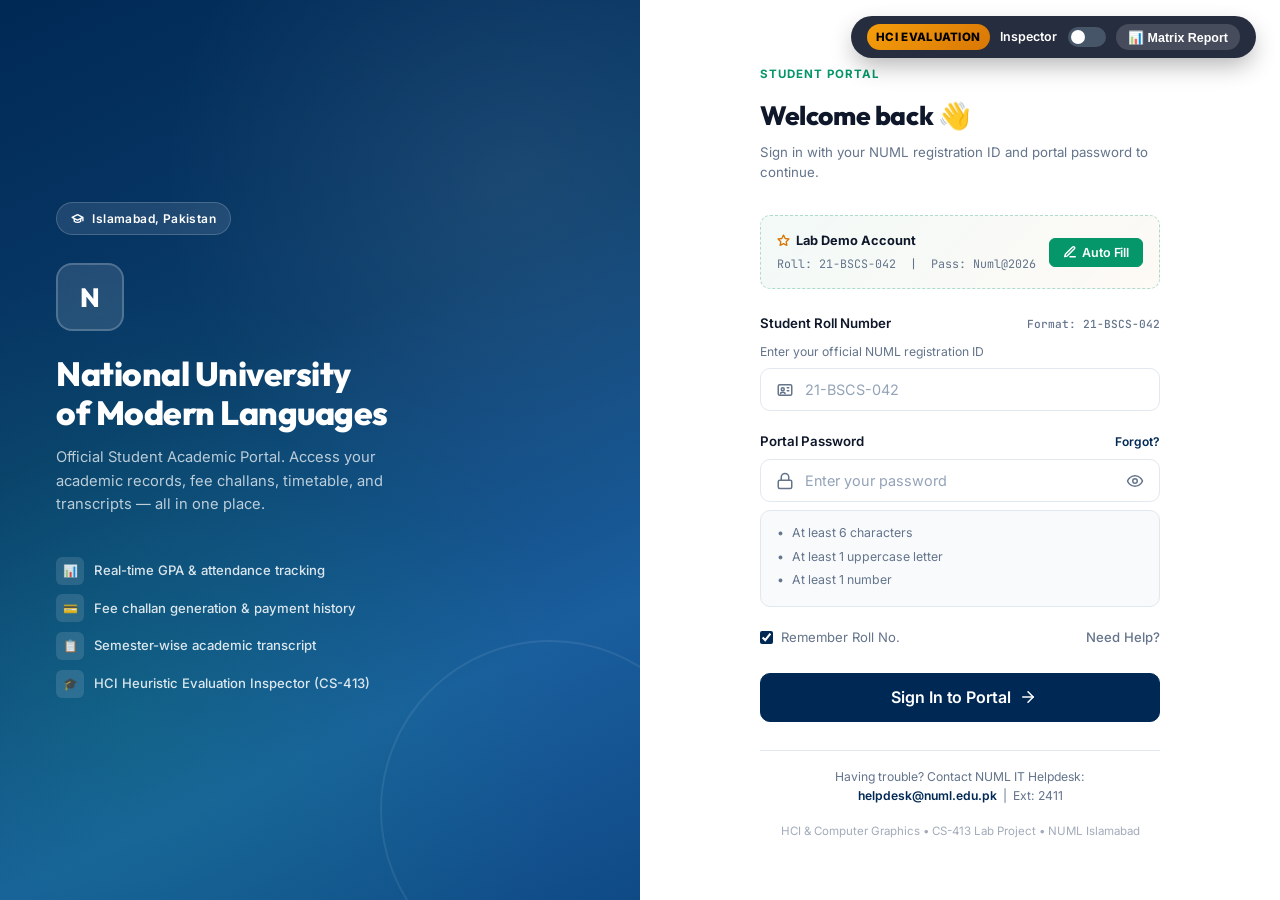
<file: login.html>
<!DOCTYPE html>
<html lang="en">

<head>
  <meta charset="UTF-8">
  <meta name="viewport" content="width=device-width, initial-scale=1.0">
  <title>Student Sign In | NUML Student Academic Portal</title>
  <meta name="description" content="Sign in to the National University of Modern Languages student academic portal to access your timetable, fee challans, and transcripts.">
  <link rel="stylesheet" href="css/style.css">
  <link rel="stylesheet" href="css/hci-inspector.css">
  <link rel="stylesheet" href="css/command-palette.css">
</head>

<body class="login-page-body">

  <!-- ═══════════════════════════════════════════════════════
       LEFT: Hero / Brand Panel
       HCI H2 Real-World Match | H8 Aesthetic & Minimalist
  ════════════════════════════════════════════════════════════ -->
  <aside class="login-hero-panel" aria-hidden="true">
    <div class="login-hero-content">

      <!-- NUML Badge -->
      <div class="login-hero-badge">
        <svg width="13" height="13" viewBox="0 0 24 24" fill="none" stroke="currentColor" stroke-width="2.5" stroke-linecap="round" stroke-linejoin="round"><path d="M22 10v6M2 10l10-5 10 5-10 5z"/><path d="M6 12v5c3 3 9 3 12 0v-5"/></svg>
        Islamabad, Pakistan
      </div>

      <!-- Crest -->
      <div class="login-hero-crest">N</div>

      <!-- Title -->
      <h1 class="login-hero-title">National University<br>of Modern Languages</h1>
      <p class="login-hero-sub">
        Official Student Academic Portal. Access your academic records, fee challans, timetable, and transcripts — all in one place.
      </p>

      <!-- Feature List -->
      <div class="login-feature-pills">
        <div class="login-feature-pill">
          <div class="login-feature-pill-dot">📊</div>
          <span>Real-time GPA & attendance tracking</span>
        </div>
        <div class="login-feature-pill">
          <div class="login-feature-pill-dot">💳</div>
          <span>Fee challan generation & payment history</span>
        </div>
        <div class="login-feature-pill">
          <div class="login-feature-pill-dot">📋</div>
          <span>Semester-wise academic transcript</span>
        </div>
        <div class="login-feature-pill">
          <div class="login-feature-pill-dot">🎓</div>
          <span>HCI Heuristic Evaluation Inspector (CS-413)</span>
        </div>
      </div>
    </div>
  </aside>

  <!-- ═══════════════════════════════════════════════════════
       RIGHT: Login Form Panel
  ════════════════════════════════════════════════════════════ -->
  <div class="login-form-panel">
    <div class="login-form-inner">

      <!-- Header -->
      <div class="login-form-header" data-heuristic="H2" data-heuristic-label="H2: Real-World NUML Identity">
        <span class="login-form-tag">Student Portal</span>
        <h2 class="login-form-title">Welcome back 👋</h2>
        <p class="login-form-sub">Sign in with your NUML registration ID and portal password to continue.</p>
      </div>

      <!-- Demo Credentials Quick-Fill (HCI: Recognition Rather Than Recall H6 + Learnability) -->
      <div class="demo-credentials-box" data-heuristic="H6" data-heuristic-label="H6: Recognition over Recall — Demo Account">
        <div class="demo-text">
          <div style="display:flex; align-items:center; gap:0.4rem; margin-bottom:0.2rem;">
            <svg width="13" height="13" viewBox="0 0 24 24" fill="none" stroke="#d97706" stroke-width="2.5" stroke-linecap="round" stroke-linejoin="round"><polygon points="12 2 15.09 8.26 22 9.27 17 14.14 18.18 21.02 12 17.77 5.82 21.02 7 14.14 2 9.27 8.91 8.26 12 2"/></svg>
            <strong style="color: var(--text-main); font-size: 0.8rem;">Lab Demo Account</strong>
          </div>
          <span style="font-family:var(--font-mono); font-size:0.73rem; color:var(--text-muted);">Roll: 21-BSCS-042 &nbsp;|&nbsp; Pass: Numl@2026</span>
        </div>
        <button type="button" class="btn btn-sm btn-secondary" id="auto-fill-btn" style="gap:0.35rem; flex-shrink:0;">
          <svg width="14" height="14" viewBox="0 0 24 24" fill="none" stroke="currentColor" stroke-width="2.5" stroke-linecap="round" stroke-linejoin="round"><path d="M12 20h9"/><path d="M16.5 3.5a2.121 2.121 0 0 1 3 3L7 19l-4 1 1-4L16.5 3.5z"/></svg>
          Auto Fill
        </button>
      </div>

      <!-- Login Form with Gov.UK Error Summary & Modern Web Guidance validation -->
      <form id="login-form" novalidate>

        <!-- Gov.UK Style Error Summary Banner -->
        <div class="govuk-error-summary" id="login-error-summary" role="alert" tabindex="-1"></div>

        <!-- Roll Number Input (HCI: Error Prevention H5 & Clear Guidance H10) -->
        <div class="form-group" data-heuristic="H5" data-heuristic-label="H5: Error Prevention & Roll Number Format Hint">
          <label class="form-label" for="login-roll">
            <span>Student Roll Number</span>
            <span style="font-size: 0.7rem; color: var(--text-muted); font-weight: 500; font-family: var(--font-mono);">Format: 21-BSCS-042</span>
          </label>
          <span class="form-hint" id="roll-hint">Enter your official NUML registration ID</span>

          <div class="input-wrapper">
            <span class="input-icon" data-lucide="idCard"></span>
            <input
              type="text"
              id="login-roll"
              name="roll"
              class="form-control input-with-icon"
              placeholder="21-BSCS-042"
              required
              pattern="^[0-9]{2}-[A-Za-z]{4}-[0-9]{3}$"
              autocomplete="username"
              aria-describedby="roll-hint roll-error"
              spellcheck="false"
              autocorrect="off"
              autocapitalize="characters"
            >
          </div>
          <div class="field-error-msg" id="roll-error">
            <span data-lucide="alertCircle"></span> Please use the format: 21-BSCS-042
          </div>
        </div>

        <!-- Password Input (HCI: Error Prevention H5 + Visibility Peek H6) -->
        <div class="form-group" data-heuristic="H6" data-heuristic-label="H6: Password Visibility Peek for Learnability">
          <div class="form-label">
            <label for="login-password">Portal Password</label>
            <a href="#" style="font-size: 0.75rem; color: var(--primary); text-decoration: none; font-weight: 600;" tabindex="-1">Forgot?</a>
          </div>

          <div class="input-wrapper">
            <span class="input-icon" data-lucide="lock"></span>
            <input
              type="password"
              id="login-password"
              name="password"
              class="form-control input-with-icon"
              placeholder="Enter your password"
              required
              minlength="6"
              autocomplete="current-password"
              aria-describedby="capslock-warning password-rules-list"
            >
            <button type="button" class="input-action-btn password-toggle-btn" data-target="login-password" aria-label="Toggle password visibility">
              <span data-lucide="eye"></span>
            </button>
          </div>

          <!-- Caps Lock Alert (HCI: Error Prevention H5 & Diagnosis H9) -->
          <div class="capslock-alert" id="capslock-warning" data-heuristic="H9" data-heuristic-label="H9: CapsLock Error Detection & Recovery">
            <span data-lucide="shieldAlert"></span> Caps Lock is ON — check your password
          </div>

          <!-- Live Password Rules Checklist (HCI: Help Users Recognize & Recover H9) -->
          <ul class="password-rules" id="password-rules-list">
            <li data-rule="length" class="invalid">
              <span class="rule-icon">•</span> At least 6 characters
            </li>
            <li data-rule="upper" class="invalid">
              <span class="rule-icon">•</span> At least 1 uppercase letter
            </li>
            <li data-rule="number" class="invalid">
              <span class="rule-icon">•</span> At least 1 number
            </li>
          </ul>
        </div>

        <div style="display: flex; align-items: center; justify-content: space-between; margin-bottom: 1.5rem; font-size: 0.82rem;">
          <label style="display: flex; align-items: center; gap: 0.5rem; cursor: pointer; color: var(--text-muted);">
            <input type="checkbox" id="remember-me" checked style="accent-color: var(--primary);">
            <span>Remember Roll No.</span>
          </label>
          <a href="#" style="color: var(--text-muted); text-decoration: none; font-weight: 500;">Need Help?</a>
        </div>

        <!-- Submit Button (HCI: Efficiency of Use H7) -->
        <button type="submit" class="btn btn-primary btn-full btn-lg" id="submit-login-btn" data-heuristic="H7" data-heuristic-label="H7: Clear, Single Primary Action">
          <span data-lucide="logIn"></span>
          Sign In to Portal
          <span data-lucide="arrowRight"></span>
        </button>
      </form>

      <!-- Footer note -->
      <div style="margin-top: 1.75rem; text-align: center; font-size: 0.76rem; color: var(--text-muted); border-top: 1px solid var(--border-color); padding-top: 1rem; line-height: 1.6;">
        Having trouble? Contact NUML IT Helpdesk:<br>
        <span style="font-weight: 600; color: var(--primary);">helpdesk@numl.edu.pk</span> &nbsp;|&nbsp; Ext: 2411
      </div>

      <!-- HCI Note -->
      <div style="margin-top: 1rem; text-align: center; font-size: 0.72rem; color: var(--text-muted);">
        <span style="opacity: 0.6;">HCI &amp; Computer Graphics • CS-413 Lab Project • NUML Islamabad</span>
      </div>
    </div>
  </div>

  <div id="toast-container"></div>

  <!-- Scripts -->
  <script src="js/icons.js"></script>
  <script src="js/app.js"></script>
  <script src="js/validation.js"></script>
  <script src="js/command-palette.js"></script>
  <script src="js/hci-inspector.js"></script>

  <script>
    document.addEventListener('DOMContentLoaded', () => {
      const form = document.getElementById('login-form');
      const rollInput = document.getElementById('login-roll');
      const passInput = document.getElementById('login-password');
      const autoFillBtn = document.getElementById('auto-fill-btn');

      // Auto-format roll number to uppercase
      rollInput.addEventListener('input', () => {
        const start = rollInput.selectionStart;
        rollInput.value = rollInput.value.toUpperCase();
        rollInput.setSelectionRange(start, start);
      });

      // Auto Fill Demo Credentials
      autoFillBtn.addEventListener('click', () => {
        rollInput.value = '21-BSCS-042';
        passInput.value = 'Numl@2026';
        passInput.dispatchEvent(new Event('input'));
        rollInput.dispatchEvent(new Event('input'));
        GovUkErrorSummary.clear(form);

        ToastManager.show({
          title: 'Demo Credentials Filled',
          message: 'Press "Sign In to Portal" to proceed.',
          type: 'success'
        });
      });

      // Submit Handling
      form.addEventListener('submit', (e) => {
        e.preventDefault();
        const errors = [];

        if (!rollInput.value.trim()) {
          errors.push({ fieldId: 'login-roll', message: 'Enter your student roll number' });
        } else {
          const rollRegex = /^[0-9]{2}-[A-Za-z]{4}-[0-9]{3}$/;
          if (!rollRegex.test(rollInput.value.trim())) {
            errors.push({ fieldId: 'login-roll', message: 'Roll number must match: 21-BSCS-042' });
          }
        }

        if (!passInput.value.trim()) {
          errors.push({ fieldId: 'login-password', message: 'Enter your portal password' });
        } else if (passInput.value.length < 6) {
          errors.push({ fieldId: 'login-password', message: 'Password must be at least 6 characters' });
        }

        if (errors.length > 0) {
          GovUkErrorSummary.render(form, errors);
          ToastManager.show({
            title: 'Submission Incomplete',
            message: 'Please resolve the highlighted errors.',
            type: 'danger'
          });
          return;
        }

        GovUkErrorSummary.clear(form);
        const btn = document.getElementById('submit-login-btn');
        btn.disabled = true;
        btn.innerHTML = '<span style="display:inline-block;animation:spin 0.7s linear infinite;border:2px solid #fff;border-top-color:transparent;width:16px;height:16px;border-radius:50%"></span> Signing In...';

        AppState.login(rollInput.value.trim());
        ToastManager.show({ title: 'Sign In Successful', message: 'Redirecting to your dashboard…', type: 'success' });

        setTimeout(() => { window.location.href = 'dashboard.html'; }, 800);
      });
    });
  </script>

  <style>
    @keyframes spin { to { transform: rotate(360deg); } }
  </style>

</body>
</html>
</file>
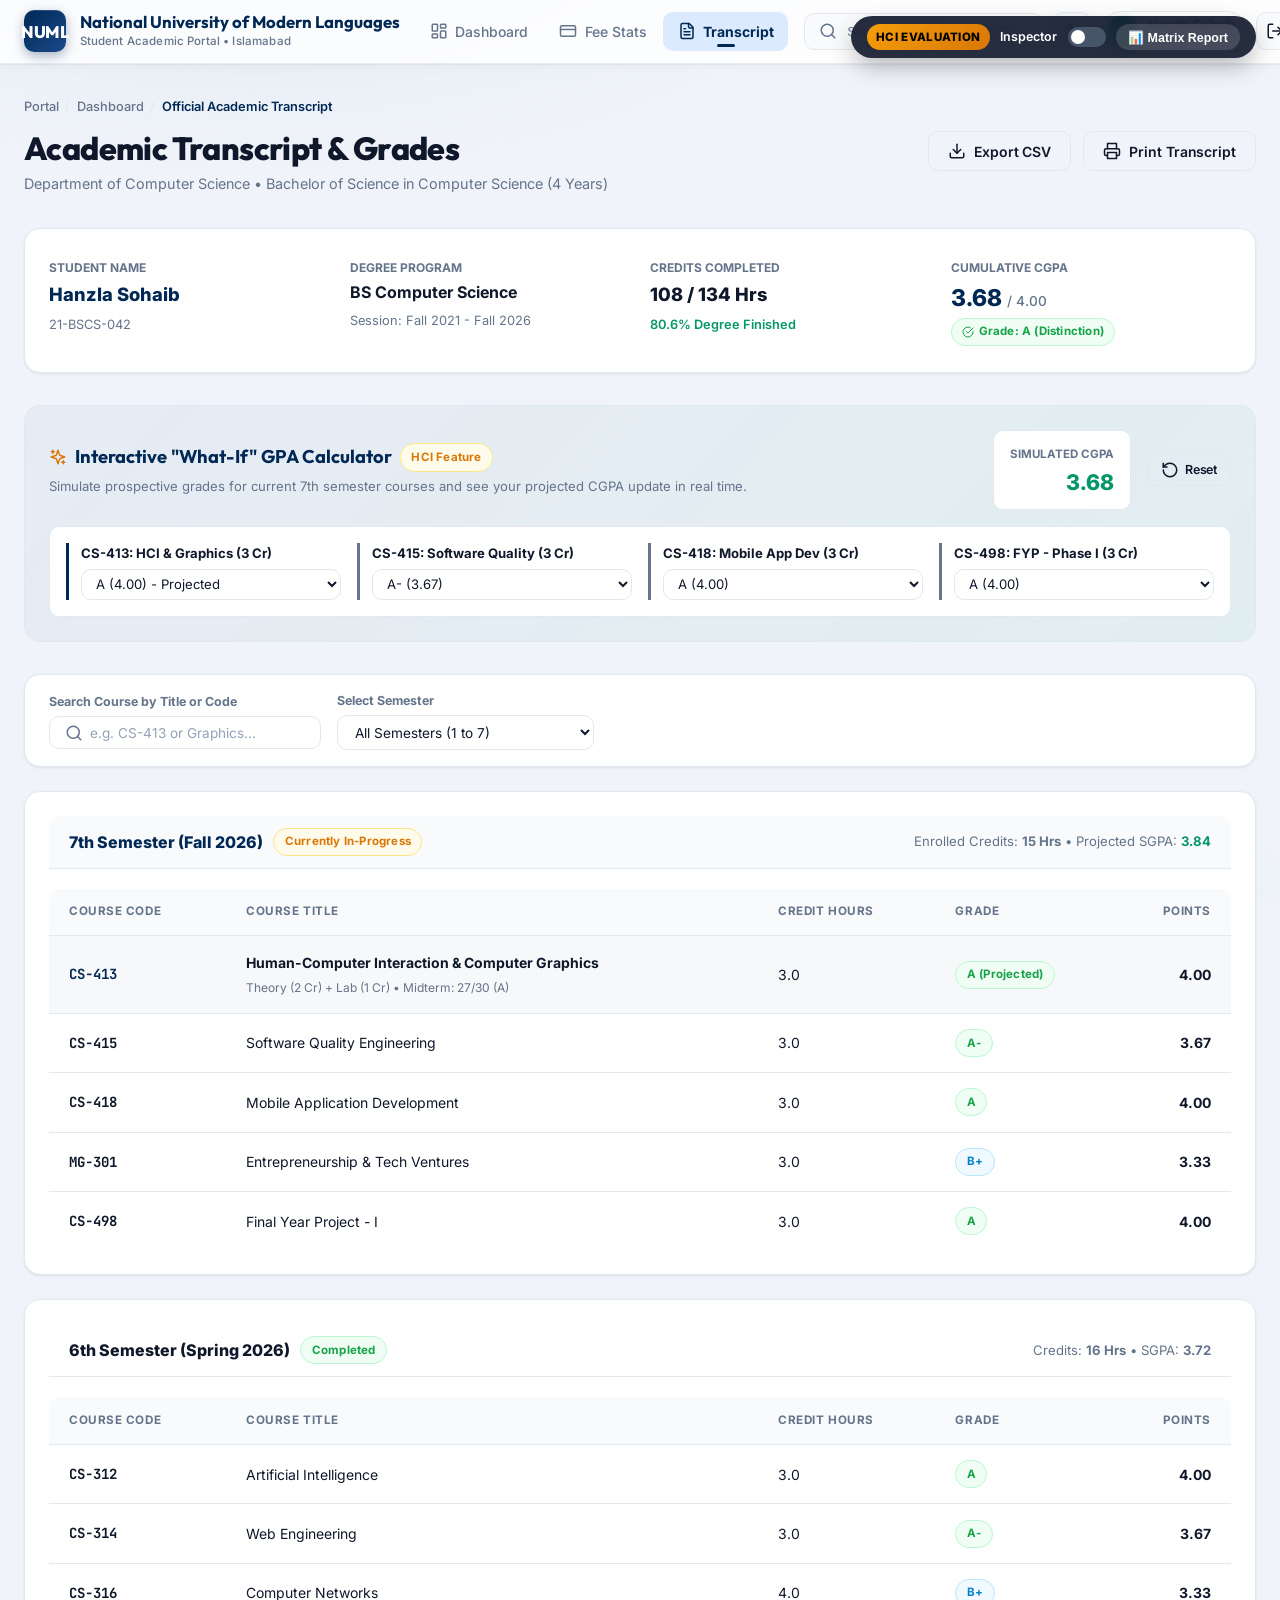
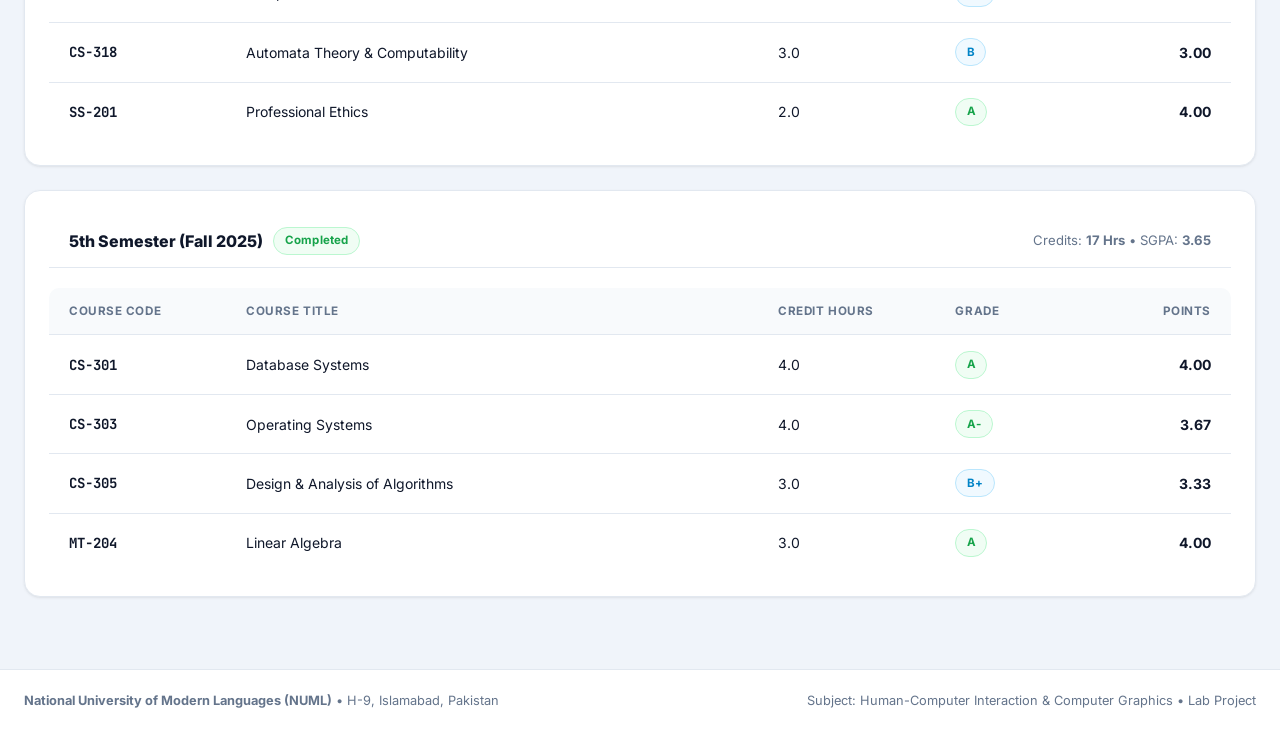
<file: transcript.html>
<!DOCTYPE html>
<html lang="en">
<head>
  <meta charset="UTF-8">
  <meta name="viewport" content="width=device-width, initial-scale=1.0">
  <title>Academic Transcript | National University of Modern Languages</title>
  <link rel="stylesheet" href="css/style.css">
  <link rel="stylesheet" href="css/hci-inspector.css">
  <link rel="stylesheet" href="css/command-palette.css">
  <style>
    .gpa-pill {
      display: inline-flex;
      align-items: center;
      justify-content: center;
      width: 32px;
      height: 32px;
      border-radius: var(--radius-full);
      font-weight: 800;
      font-size: 0.82rem;
    }
    .grade-A { background: #dcfce7; color: #166534; }
    .grade-A-minus { background: #ecfdf5; color: #047857; }
    .grade-B-plus { background: #dbeafe; color: #1e40af; }
    .grade-B { background: #e0f2fe; color: #0369a1; }
    .grade-in-progress { background: #fef3c7; color: #b45309; }

    /* Interactive Simulator Box */
    .simulator-container {
      background: linear-gradient(135deg, rgba(0, 40, 85, 0.04) 0%, rgba(5, 150, 105, 0.06) 100%);
      border: 1.5px solid var(--border-color);
      border-radius: var(--radius-lg);
      padding: 1.5rem;
      margin-bottom: 2rem;
    }
  </style>
</head>
<body>

  <!-- Global Header (HCI: Consistency & Standards H4) -->
  <header class="portal-header" data-heuristic="H4" data-heuristic-label="H4: Consistent Header Across All Pages">
    <div class="header-inner">
      <a href="dashboard.html" class="brand-wrapper">
        <div class="numl-crest">NUML</div>
        <div class="brand-text">
          <h1>National University of Modern Languages</h1>
          <p>Student Academic Portal • Islamabad</p>
        </div>
      </a>

      <!-- Navigation Links -->
      <nav class="portal-nav" aria-label="Portal main navigation">
        <a href="dashboard.html" class="nav-link">
          <span data-lucide="layoutDashboard"></span> Dashboard
        </a>
        <a href="fee-stats.html" class="nav-link">
          <span data-lucide="creditCard"></span> Fee Stats
        </a>
        <a href="transcript.html" class="nav-link active">
          <span data-lucide="fileText"></span> Transcript
        </a>
      </nav>

      <!-- Right Header Actions -->
      <div class="header-actions">
        <!-- Command Palette Trigger (pacocoursey/cmdk & shadcn/ui) -->
        <button class="command-trigger-btn" aria-label="Search actions or press Ctrl+K" title="Search actions (Ctrl+K)">
          <span data-lucide="search"></span>
          <span>Search or jump to...</span>
          <kbd class="cmdk-kbd">Ctrl K</kbd>
        </button>

        <button class="icon-btn" id="theme-toggle-btn" aria-label="Toggle theme mode" title="Switch Light/Dark Mode">
          <span id="theme-icon" data-lucide="moon"></span>
        </button>

        <div class="user-profile-badge">
          <div class="user-avatar">H</div>
          <div class="user-details">
            <div class="user-name dynamic-student-name">Hanzla Sohaib</div>
            <div class="user-id dynamic-student-roll">21-BSCS-042</div>
          </div>
        </div>

        <button class="icon-btn btn-logout" aria-label="Sign Out" title="Sign Out of Portal">
          <span data-lucide="logOut"></span>
        </button>
      </div>
    </div>
  </header>

  <!-- Main Content -->
  <main class="main-content">
    
    <!-- Breadcrumbs (HCI: Recognition Rather Than Recall H6) -->
    <nav class="breadcrumbs" aria-label="Breadcrumb" data-heuristic="H6" data-heuristic-label="H6: Recognition via Breadcrumbs">
      <a href="dashboard.html">Portal</a>
      <span class="divider">/</span>
      <a href="dashboard.html">Dashboard</a>
      <span class="divider">/</span>
      <span class="current">Official Academic Transcript</span>
    </nav>

    <!-- Page Header -->
    <section class="page-header">
      <div>
        <h2 class="page-title">Academic Transcript & Grades</h2>
        <p class="page-subtitle">
          Department of Computer Science • Bachelor of Science in Computer Science (4 Years)
        </p>
      </div>

      <div style="display: flex; gap: 0.75rem; flex-wrap: wrap;">
        <button class="btn btn-outline" id="export-transcript-csv-btn" title="Export Grades as CSV">
          <span data-lucide="download"></span> Export CSV
        </button>
        <button class="btn btn-outline" onclick="window.print()">
          <span data-lucide="printer"></span> Print Transcript
        </button>
      </div>
    </section>

    <!-- Student Degree Summary Card (HCI: Visibility of System Status H1 + Aesthetic H8) -->
    <section class="card" style="margin-bottom: 2rem;" data-heuristic="H1" data-heuristic-label="H1: Academic Standing & System Status">
      <div style="display: grid; grid-template-columns: repeat(auto-fit, minmax(200px, 1fr)); gap: 1.25rem;">
        <div>
          <span style="font-size: 0.75rem; color: var(--text-muted); text-transform: uppercase; font-weight: 700;">Student Name</span>
          <h3 style="font-size: 1.15rem; font-weight: 800; color: var(--primary);" class="dynamic-student-name">Hanzla Khan</h3>
          <span style="font-size: 0.8rem; color: var(--text-muted);" class="dynamic-student-roll">Roll No: 21-BSCS-042</span>
        </div>

        <div>
          <span style="font-size: 0.75rem; color: var(--text-muted); text-transform: uppercase; font-weight: 700;">Degree Program</span>
          <h4 style="font-size: 1rem; font-weight: 700;">BS Computer Science</h4>
          <span style="font-size: 0.8rem; color: var(--text-muted);">Session: Fall 2021 - Fall 2026</span>
        </div>

        <div>
          <span style="font-size: 0.75rem; color: var(--text-muted); text-transform: uppercase; font-weight: 700;">Credits Completed</span>
          <h4 style="font-size: 1.15rem; font-weight: 800;">108 / 134 Hrs</h4>
          <span style="font-size: 0.8rem; color: var(--secondary); font-weight: 600;">80.6% Degree Finished</span>
        </div>

        <div>
          <span style="font-size: 0.75rem; color: var(--text-muted); text-transform: uppercase; font-weight: 700;">Cumulative CGPA</span>
          <h3 style="font-size: 1.45rem; font-weight: 800; color: var(--primary);" id="main-cgpa-display">3.68 <span style="font-size: 0.85rem; color: var(--text-muted); font-weight: 500;">/ 4.00</span></h3>
          <span class="badge badge-success" style="gap:0.3rem;">
            <span data-lucide="checkCircle" style="width:12px; height:12px;"></span> Grade: A (Distinction)
          </span>
        </div>
      </div>
    </section>

    <!-- Star Feature: Interactive GPA "What-If" Simulator (HCI: Flexibility & Efficiency H7 + User Freedom H3) -->
    <section class="simulator-container" data-heuristic="H7" data-heuristic-label="H7: Flexibility & 'What-If' Simulation">
      <div style="display: flex; justify-content: space-between; align-items: center; margin-bottom: 1rem; flex-wrap: wrap; gap: 0.75rem;">
        <div>
          <div style="display: flex; align-items: center; gap: 0.5rem;">
            <span data-lucide="sparkles" style="color: var(--accent-gold);"></span>
            <h3 style="font-family: var(--font-display); font-size: 1.15rem; font-weight: 700; color: var(--primary);">
              Interactive "What-If" GPA Calculator
            </h3>
            <span class="badge badge-warning" style="font-size: 0.72rem;">HCI Feature</span>
          </div>
          <p style="font-size: 0.82rem; color: var(--text-muted); margin-top: 0.2rem;">
            Simulate prospective grades for current 7th semester courses and see your projected CGPA update in real time.
          </p>
        </div>

        <div style="display: flex; align-items: center; gap: 1rem;">
          <div style="background: var(--bg-surface); padding: 0.5rem 1rem; border-radius: var(--radius-md); border: 1px solid var(--border-color); text-align: right;" role="status" aria-live="polite">
            <span style="font-size: 0.72rem; color: var(--text-muted); font-weight: 700; text-transform: uppercase;">Simulated CGPA</span>
            <div style="font-size: 1.35rem; font-weight: 800; color: var(--secondary);" id="simulated-cgpa-val">3.68</div>
          </div>
          <button class="btn btn-sm btn-outline" id="reset-sim-btn" data-heuristic="H3" data-heuristic-label="H3: User Freedom to Revert" style="gap:0.35rem;">
            <span data-lucide="rotateCcw"></span> Reset
          </button>
        </div>
      </div>

      <!-- Current Semester Simulator Controls -->
      <div style="display: grid; grid-template-columns: repeat(auto-fit, minmax(260px, 1fr)); gap: 1rem; background: var(--bg-surface); padding: 1rem; border-radius: var(--radius-md); border: 1px solid var(--border-color);">
        
        <!-- Course 1: HCI & Computer Graphics (Primary Highlight) -->
        <div style="border-left: 3px solid var(--primary); padding-left: 0.75rem;">
          <label for="sim-hci" style="font-size: 0.82rem; font-weight: 700; display: block; margin-bottom: 0.25rem;">
            CS-413: HCI & Graphics (3 Cr)
          </label>
          <select id="sim-hci" class="form-control sim-grade-select" style="padding: 0.35rem 0.65rem; font-size: 0.82rem;">
            <option value="4.00" selected>A (4.00) - Projected</option>
            <option value="3.67">A- (3.67)</option>
            <option value="3.33">B+ (3.33)</option>
            <option value="3.00">B (3.00)</option>
          </select>
        </div>

        <!-- Course 2: Software Quality Eng -->
        <div style="border-left: 3px solid #64748b; padding-left: 0.75rem;">
          <label for="sim-sqe" style="font-size: 0.82rem; font-weight: 700; display: block; margin-bottom: 0.25rem;">
            CS-415: Software Quality (3 Cr)
          </label>
          <select id="sim-sqe" class="form-control sim-grade-select" style="padding: 0.35rem 0.65rem; font-size: 0.82rem;">
            <option value="4.00">A (4.00)</option>
            <option value="3.67" selected>A- (3.67)</option>
            <option value="3.33">B+ (3.33)</option>
            <option value="3.00">B (3.00)</option>
          </select>
        </div>

        <!-- Course 3: Mobile App Dev -->
        <div style="border-left: 3px solid #64748b; padding-left: 0.75rem;">
          <label for="sim-mad" style="font-size: 0.82rem; font-weight: 700; display: block; margin-bottom: 0.25rem;">
            CS-418: Mobile App Dev (3 Cr)
          </label>
          <select id="sim-mad" class="form-control sim-grade-select" style="padding: 0.35rem 0.65rem; font-size: 0.82rem;">
            <option value="4.00" selected>A (4.00)</option>
            <option value="3.67">A- (3.67)</option>
            <option value="3.33">B+ (3.33)</option>
            <option value="3.00">B (3.00)</option>
          </select>
        </div>

        <!-- Course 4: Final Year Project -->
        <div style="border-left: 3px solid #64748b; padding-left: 0.75rem;">
          <label for="sim-fyp" style="font-size: 0.82rem; font-weight: 700; display: block; margin-bottom: 0.25rem;">
            CS-498: FYP - Phase I (3 Cr)
          </label>
          <select id="sim-fyp" class="form-control sim-grade-select" style="padding: 0.35rem 0.65rem; font-size: 0.82rem;">
            <option value="4.00" selected>A (4.00)</option>
            <option value="3.67">A- (3.67)</option>
            <option value="3.33">B+ (3.33)</option>
            <option value="3.00">B (3.00)</option>
          </select>
        </div>

      </div>
    </section>

    <!-- Search & Filter Controls (HCI: Flexibility & Error Prevention H7 & H5) -->
    <section class="card" style="margin-bottom: 1.5rem; padding: 1rem 1.5rem;" data-heuristic="H7" data-heuristic-label="H7: Instant Course Code Search">
      <div style="display: flex; justify-content: space-between; align-items: center; flex-wrap: wrap; gap: 1rem;">
        
        <div style="display: flex; gap: 1rem; flex-wrap: wrap; align-items: center; flex: 1;">
          <div style="min-width: 260px;">
            <label for="course-search-input" style="font-size: 0.78rem; font-weight: 700; color: var(--text-muted); display: block; margin-bottom: 0.25rem;">
              Search Course by Title or Code
            </label>
            <div class="input-wrapper">
              <span class="input-icon" data-lucide="search"></span>
              <input type="text" id="course-search-input" class="form-control input-with-icon" placeholder="e.g. CS-413 or Graphics..." style="padding: 0.45rem 0.85rem 0.45rem 2.5rem; font-size: 0.85rem;">
            </div>
          </div>

          <div>
            <label for="filter-transcript-semester" style="font-size: 0.78rem; font-weight: 700; color: var(--text-muted); display: block; margin-bottom: 0.25rem;">
              Select Semester
            </label>
            <select id="filter-transcript-semester" class="form-control" style="padding: 0.45rem 0.85rem; font-size: 0.85rem;">
              <option value="all">All Semesters (1 to 7)</option>
              <option value="7">Semester 7 (Fall 2026 - Current)</option>
              <option value="6">Semester 6 (Spring 2026)</option>
              <option value="5">Semester 5 (Fall 2025)</option>
            </select>
          </div>
        </div>

      </div>
    </section>

    <!-- Primer Blankslate Empty State -->
    <div class="blankslate" id="transcript-blankslate">
      <div class="blankslate-icon">
        <span data-lucide="bookOpen" style="width: 36px; height: 36px;"></span>
      </div>
      <h3 class="blankslate-heading">No Courses Found</h3>
      <p class="blankslate-text">
        No courses match your search criteria. Try typing a different course code (e.g. CS-413) or select "All Semesters".
      </p>
      <button class="btn btn-sm btn-outline" onclick="document.getElementById('course-search-input').value=''; document.getElementById('filter-transcript-semester').value='all'; document.getElementById('course-search-input').dispatchEvent(new Event('input'));">
        Clear Search & Filters
      </button>
    </div>

    <!-- Semester Course Grade Tables (HCI: Consistency H4 + Real World Match H2) -->
    <div id="transcript-tables-container">
      
      <!-- Semester 7 (Current Active Semester) -->
      <section class="card semester-block" data-semester="7" style="margin-bottom: 1.5rem;" id="cs413">
        <div class="card-header" style="background: var(--bg-subtle); padding: 0.75rem 1.25rem; border-radius: var(--radius-md) var(--radius-md) 0 0;">
          <div style="display: flex; align-items: center; gap: 0.65rem;">
            <span style="font-weight: 800; color: var(--primary);">7th Semester (Fall 2026)</span>
            <span class="badge badge-warning">Currently In-Progress</span>
          </div>
          <div style="font-size: 0.82rem; color: var(--text-muted);">
            Enrolled Credits: <strong>15 Hrs</strong> • Projected SGPA: <strong style="color:var(--secondary);">3.84</strong>
          </div>
        </div>

        <div class="table-container" style="border: none;">
          <table class="data-table">
            <thead>
              <tr>
                <th style="width: 15%;">Course Code</th>
                <th style="width: 45%;">Course Title</th>
                <th style="width: 15%;">Credit Hours</th>
                <th style="width: 15%;">Grade</th>
                <th style="width: 10%; text-align: right;">Points</th>
              </tr>
            </thead>
            <tbody>
              <!-- Highlighted CS-413 HCI & Computer Graphics -->
              <tr style="background: rgba(0, 40, 85, 0.03);" data-heuristic="H2" data-heuristic-label="H2: Course Subject CS-413">
                <td>
                  <span style="font-family: var(--font-mono); font-weight: 700; color: var(--primary);">CS-413</span>
                </td>
                <td>
                  <strong>Human-Computer Interaction & Computer Graphics</strong><br>
                  <span style="font-size: 0.75rem; color: var(--text-muted);">
                    Theory (2 Cr) + Lab (1 Cr) • Midterm: 27/30 (A)
                  </span>
                </td>
                <td>3.0</td>
                <td>
                  <span class="badge badge-success">A (Projected)</span>
                </td>
                <td style="text-align: right; font-weight: 700;">4.00</td>
              </tr>

              <tr>
                <td><span style="font-family: var(--font-mono); font-weight: 700;">CS-415</span></td>
                <td>Software Quality Engineering</td>
                <td>3.0</td>
                <td><span class="badge badge-success">A-</span></td>
                <td style="text-align: right; font-weight: 700;">3.67</td>
              </tr>

              <tr>
                <td><span style="font-family: var(--font-mono); font-weight: 700;">CS-418</span></td>
                <td>Mobile Application Development</td>
                <td>3.0</td>
                <td><span class="badge badge-success">A</span></td>
                <td style="text-align: right; font-weight: 700;">4.00</td>
              </tr>

              <tr>
                <td><span style="font-family: var(--font-mono); font-weight: 700;">MG-301</span></td>
                <td>Entrepreneurship & Tech Ventures</td>
                <td>3.0</td>
                <td><span class="badge badge-info">B+</span></td>
                <td style="text-align: right; font-weight: 700;">3.33</td>
              </tr>

              <tr>
                <td><span style="font-family: var(--font-mono); font-weight: 700;">CS-498</span></td>
                <td>Final Year Project - I</td>
                <td>3.0</td>
                <td><span class="badge badge-success">A</span></td>
                <td style="text-align: right; font-weight: 700;">4.00</td>
              </tr>
            </tbody>
          </table>
        </div>
      </section>

      <!-- Semester 6 -->
      <section class="card semester-block" data-semester="6" style="margin-bottom: 1.5rem;">
        <div class="card-header" style="padding: 0.75rem 1.25rem;">
          <div style="display: flex; align-items: center; gap: 0.65rem;">
            <span style="font-weight: 800;">6th Semester (Spring 2026)</span>
            <span class="badge badge-success">Completed</span>
          </div>
          <div style="font-size: 0.82rem; color: var(--text-muted);">
            Credits: <strong>16 Hrs</strong> • SGPA: <strong>3.72</strong>
          </div>
        </div>

        <div class="table-container" style="border: none;">
          <table class="data-table">
            <thead>
              <tr>
                <th style="width: 15%;">Course Code</th>
                <th style="width: 45%;">Course Title</th>
                <th style="width: 15%;">Credit Hours</th>
                <th style="width: 15%;">Grade</th>
                <th style="width: 10%; text-align: right;">Points</th>
              </tr>
            </thead>
            <tbody>
              <tr>
                <td><span style="font-family: var(--font-mono); font-weight: 700;">CS-312</span></td>
                <td>Artificial Intelligence</td>
                <td>3.0</td>
                <td><span class="badge badge-success">A</span></td>
                <td style="text-align: right; font-weight: 700;">4.00</td>
              </tr>
              <tr>
                <td><span style="font-family: var(--font-mono); font-weight: 700;">CS-314</span></td>
                <td>Web Engineering</td>
                <td>3.0</td>
                <td><span class="badge badge-success">A-</span></td>
                <td style="text-align: right; font-weight: 700;">3.67</td>
              </tr>
              <tr>
                <td><span style="font-family: var(--font-mono); font-weight: 700;">CS-316</span></td>
                <td>Computer Networks</td>
                <td>4.0</td>
                <td><span class="badge badge-info">B+</span></td>
                <td style="text-align: right; font-weight: 700;">3.33</td>
              </tr>
              <tr>
                <td><span style="font-family: var(--font-mono); font-weight: 700;">CS-318</span></td>
                <td>Automata Theory & Computability</td>
                <td>3.0</td>
                <td><span class="badge badge-info">B</span></td>
                <td style="text-align: right; font-weight: 700;">3.00</td>
              </tr>
              <tr>
                <td><span style="font-family: var(--font-mono); font-weight: 700;">SS-201</span></td>
                <td>Professional Ethics</td>
                <td>2.0</td>
                <td><span class="badge badge-success">A</span></td>
                <td style="text-align: right; font-weight: 700;">4.00</td>
              </tr>
            </tbody>
          </table>
        </div>
      </section>

      <!-- Semester 5 -->
      <section class="card semester-block" data-semester="5" style="margin-bottom: 1.5rem;">
        <div class="card-header" style="padding: 0.75rem 1.25rem;">
          <div style="display: flex; align-items: center; gap: 0.65rem;">
            <span style="font-weight: 800;">5th Semester (Fall 2025)</span>
            <span class="badge badge-success">Completed</span>
          </div>
          <div style="font-size: 0.82rem; color: var(--text-muted);">
            Credits: <strong>17 Hrs</strong> • SGPA: <strong>3.65</strong>
          </div>
        </div>

        <div class="table-container" style="border: none;">
          <table class="data-table">
            <thead>
              <tr>
                <th style="width: 15%;">Course Code</th>
                <th style="width: 45%;">Course Title</th>
                <th style="width: 15%;">Credit Hours</th>
                <th style="width: 15%;">Grade</th>
                <th style="width: 10%; text-align: right;">Points</th>
              </tr>
            </thead>
            <tbody>
              <tr>
                <td><span style="font-family: var(--font-mono); font-weight: 700;">CS-301</span></td>
                <td>Database Systems</td>
                <td>4.0</td>
                <td><span class="badge badge-success">A</span></td>
                <td style="text-align: right; font-weight: 700;">4.00</td>
              </tr>
              <tr>
                <td><span style="font-family: var(--font-mono); font-weight: 700;">CS-303</span></td>
                <td>Operating Systems</td>
                <td>4.0</td>
                <td><span class="badge badge-success">A-</span></td>
                <td style="text-align: right; font-weight: 700;">3.67</td>
              </tr>
              <tr>
                <td><span style="font-family: var(--font-mono); font-weight: 700;">CS-305</span></td>
                <td>Design & Analysis of Algorithms</td>
                <td>3.0</td>
                <td><span class="badge badge-info">B+</span></td>
                <td style="text-align: right; font-weight: 700;">3.33</td>
              </tr>
              <tr>
                <td><span style="font-family: var(--font-mono); font-weight: 700;">MT-204</span></td>
                <td>Linear Algebra</td>
                <td>3.0</td>
                <td><span class="badge badge-success">A</span></td>
                <td style="text-align: right; font-weight: 700;">4.00</td>
              </tr>
            </tbody>
          </table>
        </div>
      </section>

    </div>

  </main>

  <!-- Global Footer -->
  <footer class="portal-footer">
    <div class="footer-inner">
      <div>
        <strong>National University of Modern Languages (NUML)</strong> • H-9, Islamabad, Pakistan
      </div>
      <div>
        Subject: Human-Computer Interaction & Computer Graphics • Lab Project
      </div>
    </div>
  </footer>

  <div id="toast-container"></div>

  <!-- Scripts -->
  <script src="js/icons.js"></script>
  <script src="js/app.js"></script>
  <script src="js/command-palette.js"></script>
  <script src="js/hci-inspector.js"></script>

  <script>
    // Transcript Search, CSV Export & Interactive GPA Simulator
    document.addEventListener('DOMContentLoaded', () => {
      const searchInput = document.getElementById('course-search-input');
      const semesterFilter = document.getElementById('filter-transcript-semester');
      const semesterBlocks = document.querySelectorAll('.semester-block');
      const blankslate = document.getElementById('transcript-blankslate');
      const tablesContainer = document.getElementById('transcript-tables-container');

      // Search and Filter Functionality
      function filterCourses() {
        const query = searchInput.value.toLowerCase().trim();
        const sem = semesterFilter.value;
        let anyBlockVisible = false;

        semesterBlocks.forEach(block => {
          const blockSem = block.getAttribute('data-semester');
          const semMatch = (sem === 'all' || blockSem === sem);

          if (!semMatch) {
            block.style.display = 'none';
            return;
          }

          let anyRowVisible = false;
          const rows = block.querySelectorAll('tbody tr');
          rows.forEach(row => {
            const text = row.textContent.toLowerCase();
            const textMatch = query === '' || text.includes(query);
            row.style.display = textMatch ? '' : 'none';
            if (textMatch) anyRowVisible = true;
          });

          block.style.display = anyRowVisible ? '' : 'none';
          if (anyRowVisible) anyBlockVisible = true;
        });

        // Show/hide blankslate
        if (!anyBlockVisible) {
          blankslate.style.display = 'block';
          tablesContainer.style.display = 'none';
        } else {
          blankslate.style.display = 'none';
          tablesContainer.style.display = 'block';
        }
      }

      searchInput.addEventListener('input', filterCourses);
      semesterFilter.addEventListener('change', filterCourses);

      // Export Transcript to CSV (GitHub Primer pattern)
      document.getElementById('export-transcript-csv-btn').addEventListener('click', () => {
        const courses = [
          ['Semester', 'Course Code', 'Course Title', 'Credit Hours', 'Grade', 'Grade Points'],
          ['Semester 7', 'CS-413', 'Human-Computer Interaction & Computer Graphics', '3.0', 'A', '4.00'],
          ['Semester 7', 'CS-415', 'Software Quality Engineering', '3.0', 'A-', '3.67'],
          ['Semester 7', 'CS-418', 'Mobile Application Development', '3.0', 'A', '4.00'],
          ['Semester 7', 'MG-301', 'Entrepreneurship & Tech Ventures', '3.0', 'B+', '3.33'],
          ['Semester 7', 'CS-498', 'Final Year Project - I', '3.0', 'A', '4.00'],
          ['Semester 6', 'CS-312', 'Artificial Intelligence', '3.0', 'A', '4.00'],
          ['Semester 6', 'CS-314', 'Web Engineering', '3.0', 'A-', '3.67'],
          ['Semester 6', 'CS-316', 'Computer Networks', '4.0', 'B+', '3.33'],
          ['Semester 6', 'CS-318', 'Automata Theory & Computability', '3.0', 'B', '3.00'],
          ['Semester 6', 'SS-201', 'Professional Ethics', '2.0', 'A', '4.00'],
          ['Semester 5', 'CS-301', 'Database Systems', '4.0', 'A', '4.00'],
          ['Semester 5', 'CS-303', 'Operating Systems', '4.0', 'A-', '3.67'],
          ['Semester 5', 'CS-305', 'Design & Analysis of Algorithms', '3.0', 'B+', '3.33'],
          ['Semester 5', 'MT-204', 'Linear Algebra', '3.0', 'A', '4.00']
        ];

        let csvContent = "data:text/csv;charset=utf-8," + courses.map(e => `"${e.join('","')}"`).join("\n");
        const encodedUri = encodeURI(csvContent);
        const link = document.createElement("a");
        link.setAttribute("href", encodedUri);
        link.setAttribute("download", "NUML_Transcript_21-BSCS-042.csv");
        document.body.appendChild(link);
        link.click();
        link.remove();

        ToastManager.show({
          title: 'Transcript Exported',
          message: 'Official academic transcript downloaded as CSV.',
          type: 'success'
        });
      });

      // Interactive What-If GPA Calculator Logic
      const simSelects = document.querySelectorAll('.sim-grade-select');
      const simulatedCgpaVal = document.getElementById('simulated-cgpa-val');
      const resetSimBtn = document.getElementById('reset-sim-btn');

      const previousCredits = 93;
      const previousTotalPoints = 93 * 3.65;

      function recalculateSimulatedGpa() {
        let currentSemPoints = 0;
        
        simSelects.forEach(select => {
          const pts = parseFloat(select.value);
          currentSemPoints += pts * 3.0;
        });

        const totalPoints = previousTotalPoints + currentSemPoints;
        const totalCredits = previousCredits + (simSelects.length * 3.0);
        const newCgpa = (totalPoints / totalCredits).toFixed(2);

        simulatedCgpaVal.textContent = newCgpa;
      }

      simSelects.forEach(select => {
        select.addEventListener('change', () => {
          recalculateSimulatedGpa();
          ToastManager.show({
            title: 'CGPA Recalculated',
            message: `Simulated Projected CGPA updated to ${simulatedCgpaVal.textContent}`,
            type: 'info'
          });
        });
      });

      resetSimBtn.addEventListener('click', () => {
        document.getElementById('sim-hci').value = "4.00";
        document.getElementById('sim-sqe').value = "3.67";
        document.getElementById('sim-mad').value = "4.00";
        document.getElementById('sim-fyp').value = "4.00";
        recalculateSimulatedGpa();
        ToastManager.show({
          title: 'Simulator Reset',
          message: 'Restored original projected grades.',
          type: 'info'
        });
      });
    });
  </script>
</body>
</html>
</file>
<file: css/style.css>
/* ==========================================================================
   NUML Student Portal - HCI Evaluation Design System v2
   Designed for: Easy to Learn, Easy to Use, Less Error
   Colors: NUML Official Navy Blue (#002855), Emerald (#059669), Gold (#d97706)
   ========================================================================== */

@import url('https://fonts.googleapis.com/css2?family=Inter:wght@300;400;500;600;700;800&family=Plus+Jakarta+Sans:wght@300;400;500;600;700;800&family=Outfit:wght@500;600;700;800&family=JetBrains+Mono:wght@400;500;600&display=swap');

:root {
  /* Color Palette - Light Mode */
  --primary: #002855;
  --primary-hover: #001a38;
  --primary-light: #dbeafe;
  --primary-subtle: #1e40af;
  --primary-glow: rgba(0, 40, 85, 0.15);

  --secondary: #059669;
  --secondary-hover: #047857;
  --secondary-light: #d1fae5;

  --accent-gold: #d97706;
  --accent-gold-light: #fef3c7;

  --bg-main: #f0f4fa;
  --bg-surface: #ffffff;
  --bg-surface-elevated: #ffffff;
  --bg-subtle: #f8fafc;

  --text-main: #0f172a;
  --text-muted: #64748b;
  --text-inverse: #ffffff;

  --border-color: #e2e8f0;
  --border-focus: #002855;

  --danger: #dc2626;
  --danger-bg: #fef2f2;
  --danger-border: #fecaca;

  --warning: #d97706;
  --warning-bg: #fffbeb;
  --warning-border: #fde68a;

  --success: #16a34a;
  --success-bg: #f0fdf4;
  --success-border: #bbf7d0;

  --info: #0284c7;
  --info-bg: #f0f9ff;
  --info-border: #bae6fd;

  /* Typography */
  --font-sans: 'Inter', 'Plus Jakarta Sans', system-ui, -apple-system, sans-serif;
  --font-display: 'Outfit', var(--font-sans);
  --font-mono: 'JetBrains Mono', monospace;

  /* Elevation & Shadows */
  --shadow-sm: 0 1px 3px 0 rgb(0 0 0 / 0.07), 0 1px 2px -1px rgb(0 0 0 / 0.07);
  --shadow-md: 0 4px 6px -1px rgb(0 0 0 / 0.08), 0 2px 4px -2px rgb(0 0 0 / 0.06);
  --shadow-lg: 0 10px 24px -4px rgb(0 0 0 / 0.1), 0 4px 8px -4px rgb(0 0 0 / 0.06);
  --shadow-xl: 0 24px 48px -8px rgb(0 0 0 / 0.14), 0 8px 16px -6px rgb(0 0 0 / 0.08);
  --shadow-primary: 0 8px 24px rgba(0, 40, 85, 0.22);

  /* Radii */
  --radius-sm: 6px;
  --radius-md: 10px;
  --radius-lg: 16px;
  --radius-xl: 24px;
  --radius-full: 9999px;

  /* Transitions */
  --transition: all 0.18s cubic-bezier(0.4, 0, 0.2, 1);
  --transition-smooth: all 0.35s cubic-bezier(0.16, 1, 0.3, 1);
  --transition-spring: all 0.45s cubic-bezier(0.34, 1.56, 0.64, 1);
}

/* Dark Mode Theme */
[data-theme="dark"] {
  --bg-main: #090f1e;
  --bg-surface: #111827;
  --bg-surface-elevated: #1e293b;
  --bg-subtle: #172033;

  --text-main: #f1f5f9;
  --text-muted: #94a3b8;
  --text-inverse: #0f172a;

  --border-color: #1e2d45;
  --border-focus: #60a5fa;
  --primary-glow: rgba(96, 165, 250, 0.2);

  --primary-light: #1e2d45;
  --secondary-light: #064e3b;
  --accent-gold-light: #451a03;

  --danger-bg: #450a0a;
  --danger-border: #7f1d1d;

  --warning-bg: #451a03;
  --warning-border: #78350f;

  --success-bg: #052e16;
  --success-border: #14532d;

  --info-bg: #082f49;
  --info-border: #075985;

  --shadow-md: 0 4px 16px 0 rgb(0 0 0 / 0.35);
  --shadow-lg: 0 12px 28px -4px rgb(0 0 0 / 0.45);
  --shadow-xl: 0 24px 48px -8px rgb(0 0 0 / 0.55);
}

/* Reset & Box Sizing */
*, *::before, *::after {
  box-sizing: border-box;
  margin: 0;
  padding: 0;
}

html {
  scroll-behavior: smooth;
}

body {
  font-family: var(--font-sans);
  background-color: var(--bg-main);
  color: var(--text-main);
  line-height: 1.65;
  min-height: 100vh;
  display: flex;
  flex-direction: column;
  -webkit-font-smoothing: antialiased;
  -moz-osx-font-smoothing: grayscale;
  transition: background-color 0.3s ease, color 0.3s ease;
  animation: pageFadeIn 0.3s ease-out both;
}

/* Rich animated background for inner pages */
body:not(.login-page-body) {
  background-image:
    radial-gradient(ellipse 80% 50% at 20% -10%, rgba(0, 40, 85, 0.06) 0%, transparent 60%),
    radial-gradient(ellipse 60% 40% at 80% 110%, rgba(5, 150, 105, 0.05) 0%, transparent 55%);
  background-attachment: fixed;
}

[data-theme="dark"] body:not(.login-page-body) {
  background-image:
    radial-gradient(ellipse 80% 50% at 20% -10%, rgba(59, 130, 246, 0.08) 0%, transparent 60%),
    radial-gradient(ellipse 60% 40% at 80% 110%, rgba(16, 185, 129, 0.05) 0%, transparent 55%);
}

@keyframes pageFadeIn {
  from { opacity: 0; transform: translateY(6px); }
  to   { opacity: 1; transform: translateY(0); }
}

/* Accessible focus outline */
:focus-visible {
  outline: 2.5px solid var(--accent-gold);
  outline-offset: 3px;
  border-radius: 4px;
}

/* Custom scrollbar */
::-webkit-scrollbar { width: 7px; height: 7px; }
::-webkit-scrollbar-track { background: transparent; }
::-webkit-scrollbar-thumb { background: var(--border-color); border-radius: 99px; }
::-webkit-scrollbar-thumb:hover { background: var(--text-muted); }

/* ==========================================================================
   Header & Navigation
   ========================================================================== */
.portal-header {
  background: rgba(255, 255, 255, 0.82);
  border-bottom: 1px solid rgba(226, 232, 240, 0.8);
  position: sticky;
  top: 0;
  z-index: 100;
  backdrop-filter: blur(20px) saturate(1.8);
  -webkit-backdrop-filter: blur(20px) saturate(1.8);
  box-shadow: 0 1px 0 0 rgba(0,0,0,0.04), 0 2px 12px rgba(0,0,0,0.04);
  transition: var(--transition);
}

[data-theme="dark"] .portal-header {
  background: rgba(17, 24, 39, 0.88);
  border-bottom-color: rgba(30, 45, 69, 0.9);
  box-shadow: 0 1px 0 0 rgba(255,255,255,0.03), 0 2px 12px rgba(0,0,0,0.25);
}

.header-inner {
  max-width: 1380px;
  margin: 0 auto;
  padding: 0.65rem 1.5rem;
  display: flex;
  align-items: center;
  justify-content: space-between;
  gap: 1rem;
}

.brand-wrapper {
  display: flex;
  align-items: center;
  gap: 0.85rem;
  text-decoration: none;
  color: inherit;
  flex-shrink: 0;
}

.numl-crest {
  width: 42px;
  height: 42px;
  border-radius: var(--radius-md);
  background: linear-gradient(135deg, #002855 0%, #1a4a8a 100%);
  display: flex;
  align-items: center;
  justify-content: center;
  color: #fff;
  font-weight: 800;
  font-family: var(--font-display);
  font-size: 1.05rem;
  box-shadow: 0 4px 12px rgba(0, 40, 85, 0.35), inset 0 1px 0 rgba(255,255,255,0.15);
  letter-spacing: -0.5px;
  transition: var(--transition-spring);
}

.brand-wrapper:hover .numl-crest {
  transform: scale(1.05) rotate(-2deg);
  box-shadow: 0 6px 18px rgba(0, 40, 85, 0.4);
}

.brand-text h1 {
  font-family: var(--font-display);
  font-size: 1.05rem;
  font-weight: 700;
  line-height: 1.2;
  color: var(--primary);
  white-space: nowrap;
}

[data-theme="dark"] .brand-text h1 {
  color: #93c5fd;
}

.brand-text p {
  font-size: 0.72rem;
  color: var(--text-muted);
  font-weight: 500;
  letter-spacing: 0.15px;
  white-space: nowrap;
}

/* Navigation Links */
.portal-nav {
  display: flex;
  align-items: center;
  gap: 0.15rem;
}

.nav-link {
  display: inline-flex;
  align-items: center;
  gap: 0.45rem;
  padding: 0.5rem 0.9rem;
  font-size: 0.875rem;
  font-weight: 500;
  color: var(--text-muted);
  text-decoration: none;
  border-radius: var(--radius-md);
  transition: var(--transition);
  position: relative;
  white-space: nowrap;
}

.nav-link:hover {
  color: var(--primary);
  background-color: var(--primary-light);
}

[data-theme="dark"] .nav-link:hover {
  color: #93c5fd;
  background-color: rgba(59, 130, 246, 0.12);
}

.nav-link.active {
  color: var(--primary);
  background-color: var(--primary-light);
  font-weight: 700;
}

[data-theme="dark"] .nav-link.active {
  color: #93c5fd;
  background-color: rgba(59, 130, 246, 0.15);
}

/* Active nav animated underline */
.nav-link.active::after {
  content: '';
  position: absolute;
  bottom: 4px;
  left: 50%;
  transform: translateX(-50%);
  width: 18px;
  height: 2.5px;
  background: var(--primary);
  border-radius: 99px;
  animation: slideIn 0.25s ease-out;
}

[data-theme="dark"] .nav-link.active::after {
  background: #93c5fd;
}

@keyframes slideIn {
  from { width: 0; opacity: 0; }
  to   { width: 18px; opacity: 1; }
}

.nav-badge {
  font-size: 0.68rem;
  padding: 0.12rem 0.4rem;
  border-radius: var(--radius-full);
  background: var(--danger);
  color: white;
  font-weight: 700;
}

/* Header Utilities */
.header-actions {
  display: flex;
  align-items: center;
  gap: 0.6rem;
  flex-shrink: 0;
}

.icon-btn {
  background: var(--bg-subtle);
  border: 1px solid var(--border-color);
  color: var(--text-main);
  width: 38px;
  height: 38px;
  border-radius: var(--radius-md);
  display: flex;
  align-items: center;
  justify-content: center;
  cursor: pointer;
  transition: var(--transition);
  flex-shrink: 0;
}

.icon-btn:hover {
  background: var(--border-color);
  color: var(--primary);
  transform: translateY(-1px);
  box-shadow: var(--shadow-sm);
}

.user-profile-badge {
  display: flex;
  align-items: center;
  gap: 0.6rem;
  padding: 0.3rem 0.7rem 0.3rem 0.4rem;
  border: 1.5px solid var(--border-color);
  border-radius: var(--radius-full);
  background: var(--bg-surface);
  text-decoration: none;
  color: inherit;
  transition: var(--transition);
  cursor: default;
}

.user-profile-badge:hover {
  border-color: var(--primary);
  box-shadow: 0 0 0 3px var(--primary-glow);
}

.user-avatar {
  width: 30px;
  height: 30px;
  border-radius: var(--radius-full);
  background: linear-gradient(135deg, #059669 0%, #10b981 100%);
  color: white;
  display: flex;
  align-items: center;
  justify-content: center;
  font-weight: 800;
  font-size: 0.8rem;
  box-shadow: 0 2px 6px rgba(5, 150, 105, 0.35);
}

.user-details { line-height: 1.2; }

.user-name {
  font-size: 0.8rem;
  font-weight: 700;
}

.user-id {
  font-size: 0.68rem;
  color: var(--text-muted);
  font-family: var(--font-mono);
}

/* ==========================================================================
   Layout & Containers
   ========================================================================== */
.main-content {
  flex: 1;
  max-width: 1380px;
  width: 100%;
  margin: 0 auto;
  padding: 2rem 1.5rem 3rem;
}

.page-header {
  margin-bottom: 2rem;
  display: flex;
  justify-content: space-between;
  align-items: flex-start;
  flex-wrap: wrap;
  gap: 1rem;
}

.page-title {
  font-family: var(--font-display);
  font-size: 2rem;
  font-weight: 800;
  color: var(--text-main);
  letter-spacing: -0.6px;
  line-height: 1.1;
}

.page-subtitle {
  color: var(--text-muted);
  font-size: 0.9rem;
  margin-top: 0.35rem;
  font-weight: 400;
}

/* Breadcrumbs (HCI: Recognition over Recall) */
.breadcrumbs {
  display: flex;
  align-items: center;
  gap: 0.4rem;
  font-size: 0.8rem;
  color: var(--text-muted);
  margin-bottom: 0.9rem;
}

.breadcrumbs a {
  color: var(--text-muted);
  text-decoration: none;
  transition: var(--transition);
  font-weight: 500;
}

.breadcrumbs a:hover { color: var(--primary); }
.breadcrumbs span.divider { color: var(--border-color); }
.breadcrumbs .current { color: var(--primary); font-weight: 600; }

/* ==========================================================================
   Cards & Surfaces
   ========================================================================== */
.card {
  background: var(--bg-surface);
  border: 1px solid var(--border-color);
  border-radius: var(--radius-lg);
  padding: 1.5rem;
  box-shadow: var(--shadow-sm);
  transition: var(--transition-smooth);
}

.card:hover {
  box-shadow: var(--shadow-md);
  border-color: rgba(0, 40, 85, 0.12);
}

[data-theme="dark"] .card:hover {
  border-color: rgba(99, 163, 252, 0.12);
}

.card-header {
  display: flex;
  justify-content: space-between;
  align-items: center;
  margin-bottom: 1.25rem;
  padding-bottom: 0.85rem;
  border-bottom: 1px solid var(--border-color);
}

.card-title {
  font-family: var(--font-display);
  font-size: 1.05rem;
  font-weight: 700;
  display: flex;
  align-items: center;
  gap: 0.5rem;
  color: var(--text-main);
}

/* Metric / Stat Cards */
.stats-grid {
  display: grid;
  grid-template-columns: repeat(auto-fit, minmax(230px, 1fr));
  gap: 1.15rem;
  margin-bottom: 2rem;
}

.stat-card {
  background: var(--bg-surface);
  border: 1px solid var(--border-color);
  border-radius: var(--radius-lg);
  padding: 1.35rem;
  display: flex;
  align-items: flex-start;
  justify-content: space-between;
  transition: var(--transition-smooth);
  position: relative;
  overflow: hidden;
}

/* Colored top-border accent per type */
.stat-card::before {
  content: '';
  position: absolute;
  top: 0; left: 0; right: 0;
  height: 3px;
  background: var(--primary);
  border-radius: var(--radius-lg) var(--radius-lg) 0 0;
  opacity: 0;
  transition: opacity 0.25s ease;
}

.stat-card:hover {
  transform: translateY(-3px);
  box-shadow: var(--shadow-lg);
  border-color: transparent;
}

.stat-card:hover::before { opacity: 1; }

.stat-card.green-accent::before   { background: var(--secondary); }
.stat-card.gold-accent::before    { background: var(--accent-gold); }
.stat-card.danger-accent::before  { background: var(--danger); }

.stat-info p.stat-label {
  font-size: 0.78rem;
  font-weight: 700;
  text-transform: uppercase;
  letter-spacing: 0.6px;
  color: var(--text-muted);
  margin-bottom: 0.4rem;
}

.stat-info h3.stat-value {
  font-family: var(--font-display);
  font-size: 2rem;
  font-weight: 800;
  line-height: 1;
  color: var(--text-main);
  letter-spacing: -0.5px;
}

.stat-info span.stat-desc {
  font-size: 0.75rem;
  color: var(--text-muted);
  display: block;
  margin-top: 0.4rem;
  line-height: 1.4;
}

.stat-icon {
  width: 46px;
  height: 46px;
  border-radius: var(--radius-md);
  display: flex;
  align-items: center;
  justify-content: center;
  flex-shrink: 0;
}

.stat-icon.primary   { background: var(--primary-light);       color: var(--primary);      }
.stat-icon.secondary { background: var(--secondary-light);     color: var(--secondary);    }
.stat-icon.warning   { background: var(--accent-gold-light);   color: var(--accent-gold);  }
.stat-icon.danger    { background: var(--danger-bg);           color: var(--danger);        }

/* ==========================================================================
   Buttons & Interactive Elements
   ========================================================================== */
.btn {
  display: inline-flex;
  align-items: center;
  justify-content: center;
  gap: 0.5rem;
  padding: 0.62rem 1.2rem;
  font-family: var(--font-sans);
  font-size: 0.875rem;
  font-weight: 600;
  border-radius: var(--radius-md);
  border: 1.5px solid transparent;
  cursor: pointer;
  text-decoration: none;
  transition: var(--transition);
  letter-spacing: -0.1px;
  white-space: nowrap;
}

.btn-primary {
  background: var(--primary);
  color: #ffffff;
  border-color: var(--primary);
}

.btn-primary:hover {
  background: var(--primary-hover);
  border-color: var(--primary-hover);
  box-shadow: var(--shadow-primary);
  transform: translateY(-1px);
}

.btn-primary:active { transform: translateY(0); }

.btn-secondary {
  background: var(--secondary);
  color: #ffffff;
  border-color: var(--secondary);
}

.btn-secondary:hover {
  background: var(--secondary-hover);
  border-color: var(--secondary-hover);
  box-shadow: 0 4px 14px rgba(5, 150, 105, 0.3);
  transform: translateY(-1px);
}

.btn-outline {
  background: transparent;
  border-color: var(--border-color);
  color: var(--text-main);
}

.btn-outline:hover {
  background: var(--bg-subtle);
  border-color: var(--primary);
  color: var(--primary);
}

.btn-danger {
  background: var(--danger);
  color: #ffffff;
  border-color: var(--danger);
}

.btn-danger:hover { background: #b91c1c; box-shadow: 0 4px 12px rgba(220, 38, 38, 0.28); }

.btn-sm  { padding: 0.38rem 0.8rem;  font-size: 0.78rem; border-radius: var(--radius-sm); }
.btn-lg  { padding: 0.85rem 1.65rem; font-size: 1rem; }
.btn-full { width: 100%; }

/* ==========================================================================
   Modern Forms & Input Validation (HCI: Less Error)
   ========================================================================== */
.form-group {
  margin-bottom: 1.25rem;
  position: relative;
}

.form-label {
  display: flex;
  justify-content: space-between;
  align-items: center;
  font-size: 0.83rem;
  font-weight: 600;
  color: var(--text-main);
  margin-bottom: 0.4rem;
}

.form-hint {
  font-size: 0.76rem;
  color: var(--text-muted);
  display: block;
  margin-bottom: 0.4rem;
}

.input-wrapper {
  position: relative;
  display: flex;
  align-items: center;
}

.input-icon {
  position: absolute;
  left: 1rem;
  color: var(--text-muted);
  pointer-events: none;
  transition: var(--transition);
}

.form-control {
  width: 100%;
  padding: 0.75rem 1rem;
  font-size: 0.9rem;
  font-family: var(--font-sans);
  background: var(--bg-surface);
  border: 1.5px solid var(--border-color);
  border-radius: var(--radius-md);
  color: var(--text-main);
  transition: var(--transition);
}

.form-control::placeholder { color: #94a3b8; }

.input-with-icon { padding-left: 2.75rem; }

.input-action-btn {
  position: absolute;
  right: 0.75rem;
  background: none;
  border: none;
  color: var(--text-muted);
  cursor: pointer;
  padding: 0.25rem;
  display: flex;
  align-items: center;
  justify-content: center;
  transition: var(--transition);
  border-radius: var(--radius-sm);
}

.input-action-btn:hover { color: var(--primary); background: var(--bg-subtle); }

.form-control:focus {
  border-color: var(--primary);
  box-shadow: 0 0 0 3.5px var(--primary-glow);
  outline: none;
}

.form-control:focus ~ .input-icon { color: var(--primary); }

/* Modern Web Guidance for Validation */
.form-control:user-invalid {
  border-color: var(--danger);
  background-color: var(--danger-bg);
  box-shadow: 0 0 0 3px rgba(220, 38, 38, 0.1);
}

.form-control:user-valid:not(:placeholder-shown) {
  border-color: var(--success);
  box-shadow: 0 0 0 3px rgba(22, 163, 74, 0.08);
}

.field-error-msg {
  display: none;
  color: var(--danger);
  font-size: 0.76rem;
  font-weight: 600;
  margin-top: 0.4rem;
  gap: 0.35rem;
  align-items: center;
}

.form-control:user-invalid + .field-error-msg,
.input-wrapper:has(.form-control:user-invalid) + .field-error-msg {
  display: flex;
}

/* Password rules checklist */
.password-rules {
  background: var(--bg-subtle);
  border: 1px solid var(--border-color);
  border-radius: var(--radius-md);
  padding: 0.75rem 1rem;
  margin-top: 0.5rem;
  font-size: 0.77rem;
  list-style: none;
}

.password-rules li {
  display: flex;
  align-items: center;
  gap: 0.5rem;
  color: var(--text-muted);
  margin-bottom: 0.2rem;
  transition: var(--transition);
}

.password-rules li.valid  { color: var(--success); font-weight: 600; }
.password-rules li.invalid { color: var(--text-muted); }

/* Capslock indicator */
.capslock-alert {
  display: none;
  background: var(--warning-bg);
  border: 1px solid var(--warning-border);
  color: var(--warning);
  font-size: 0.74rem;
  font-weight: 600;
  padding: 0.38rem 0.65rem;
  border-radius: var(--radius-sm);
  margin-top: 0.35rem;
  align-items: center;
  gap: 0.35rem;
}

/* ==========================================================================
   Data Tables & Badges
   ========================================================================== */
.table-container {
  overflow-x: auto;
  border: 1px solid var(--border-color);
  border-radius: var(--radius-md);
  background: var(--bg-surface);
}

.data-table {
  width: 100%;
  border-collapse: collapse;
  text-align: left;
  font-size: 0.875rem;
}

.data-table th {
  background: var(--bg-subtle);
  color: var(--text-muted);
  font-weight: 700;
  font-size: 0.73rem;
  text-transform: uppercase;
  letter-spacing: 0.55px;
  padding: 0.85rem 1.25rem;
  border-bottom: 1px solid var(--border-color);
  white-space: nowrap;
}

.data-table td {
  padding: 0.95rem 1.25rem;
  border-bottom: 1px solid var(--border-color);
  color: var(--text-main);
  vertical-align: middle;
}

.data-table tbody tr:last-child td { border-bottom: none; }

.data-table tbody tr {
  transition: background 0.12s ease;
}

.data-table tbody tr:hover {
  background-color: rgba(0, 40, 85, 0.025);
}

[data-theme="dark"] .data-table tbody tr:hover {
  background-color: rgba(255, 255, 255, 0.025);
}

/* Status Badges */
.badge {
  display: inline-flex;
  align-items: center;
  gap: 0.3rem;
  padding: 0.22rem 0.65rem;
  border-radius: var(--radius-full);
  font-size: 0.72rem;
  font-weight: 700;
  letter-spacing: 0.2px;
  white-space: nowrap;
}

.badge-success {
  background: var(--success-bg);
  color: var(--success);
  border: 1px solid var(--success-border);
}

.badge-warning {
  background: var(--warning-bg);
  color: var(--warning);
  border: 1px solid var(--warning-border);
}

.badge-danger {
  background: var(--danger-bg);
  color: var(--danger);
  border: 1px solid var(--danger-border);
}

.badge-info {
  background: var(--info-bg);
  color: var(--info);
  border: 1px solid var(--info-border);
}

.badge-neutral {
  background: var(--bg-subtle);
  color: var(--text-muted);
  border: 1px solid var(--border-color);
}

/* ==========================================================================
   Modals & Native Dialog (HCI: Error Prevention)
   ========================================================================== */
dialog.modal {
  border: none;
  border-radius: var(--radius-xl);
  background: var(--bg-surface);
  color: var(--text-main);
  box-shadow: var(--shadow-xl);
  padding: 0;
  max-width: 540px;
  width: 90%;
  margin: auto;
  position: fixed;
  inset: 0;
  z-index: 1000;
  animation: modalPop 0.3s cubic-bezier(0.34, 1.56, 0.64, 1);
}

@keyframes modalPop {
  from { opacity: 0; transform: scale(0.94) translateY(10px); }
  to   { opacity: 1; transform: scale(1) translateY(0); }
}

dialog.modal::backdrop {
  background: rgba(9, 15, 30, 0.65);
  backdrop-filter: blur(6px);
  animation: backdropIn 0.25s ease;
}

@keyframes backdropIn {
  from { opacity: 0; }
  to   { opacity: 1; }
}

.modal-content { padding: 1.75rem; }

.modal-header {
  display: flex;
  align-items: center;
  justify-content: space-between;
  margin-bottom: 1.25rem;
}

.modal-title {
  font-family: var(--font-display);
  font-size: 1.3rem;
  font-weight: 700;
}

.modal-body {
  margin-bottom: 1.5rem;
  color: var(--text-muted);
  font-size: 0.9rem;
  line-height: 1.6;
}

.modal-footer {
  display: flex;
  justify-content: flex-end;
  gap: 0.75rem;
  padding-top: 1.25rem;
  border-top: 1px solid var(--border-color);
}

/* ==========================================================================
   Undo Toast Notification (HCI: User Control & Freedom)
   ========================================================================== */
#toast-container {
  position: fixed;
  bottom: 2rem;
  right: 2rem;
  z-index: 9999;
  display: flex;
  flex-direction: column;
  gap: 0.65rem;
  pointer-events: none;
}

.toast {
  pointer-events: auto;
  background: #0f172a;
  color: #ffffff;
  padding: 0.9rem 1.15rem;
  border-radius: var(--radius-lg);
  box-shadow: 0 8px 32px rgba(0,0,0,0.3), 0 2px 8px rgba(0,0,0,0.2);
  display: flex;
  align-items: center;
  gap: 0.9rem;
  min-width: 300px;
  max-width: 430px;
  animation: slideInUp 0.38s cubic-bezier(0.16, 1, 0.3, 1);
  border: 1px solid rgba(255, 255, 255, 0.08);
}

[data-theme="dark"] .toast {
  background: #1e293b;
  border-color: #334155;
}

.toast-content { flex: 1; }

.toast-title {
  font-weight: 700;
  font-size: 0.85rem;
  display: flex;
  align-items: center;
  gap: 0.35rem;
}

.toast-desc {
  font-size: 0.76rem;
  color: #94a3b8;
  margin-top: 0.15rem;
  line-height: 1.4;
}

.toast-action-btn {
  background: var(--accent-gold);
  color: #000;
  font-weight: 700;
  padding: 0.32rem 0.7rem;
  border-radius: var(--radius-sm);
  border: none;
  cursor: pointer;
  font-size: 0.78rem;
  transition: var(--transition);
  white-space: nowrap;
}

.toast-action-btn:hover { background: #f59e0b; transform: scale(1.04); }

.toast-progress {
  height: 2px;
  background: rgba(255, 255, 255, 0.15);
  border-radius: var(--radius-full);
  margin-top: 0.5rem;
  overflow: hidden;
}

.toast-progress-bar {
  height: 100%;
  background: var(--accent-gold);
  width: 100%;
  animation: countdown 5s linear forwards;
}

@keyframes countdown { from { width: 100%; } to { width: 0%; } }

@keyframes slideInUp {
  from { transform: translateY(80px) scale(0.96); opacity: 0; }
  to   { transform: translateY(0) scale(1); opacity: 1; }
}

/* ==========================================================================
   Login Page Styles — Premium Split-Panel Design
   ========================================================================== */
.login-page-body {
  min-height: 100vh;
  display: grid;
  grid-template-columns: 1fr 1fr;
  background: #f0f4fa;
  animation: none;
}

[data-theme="dark"] .login-page-body {
  background: #090f1e;
}

/* Left hero panel */
.login-hero-panel {
  background: linear-gradient(155deg, #002855 0%, #0a3d6b 40%, #1a5e9e 75%, #0f4a85 100%);
  display: flex;
  flex-direction: column;
  align-items: flex-start;
  justify-content: center;
  padding: 3.5rem;
  position: relative;
  overflow: hidden;
  color: #fff;
}

.login-hero-panel::before {
  content: '';
  position: absolute;
  inset: 0;
  background:
    radial-gradient(circle at 20% 80%, rgba(5, 150, 105, 0.2) 0%, transparent 50%),
    radial-gradient(circle at 80% 20%, rgba(255, 255, 255, 0.07) 0%, transparent 40%);
}

.login-hero-panel::after {
  content: '';
  position: absolute;
  bottom: -80px; right: -80px;
  width: 340px; height: 340px;
  border-radius: 50%;
  border: 2px solid rgba(255,255,255,0.08);
}

.login-hero-content { position: relative; z-index: 2; }

.login-hero-badge {
  display: inline-flex;
  align-items: center;
  gap: 0.5rem;
  background: rgba(255,255,255,0.1);
  border: 1px solid rgba(255,255,255,0.18);
  border-radius: var(--radius-full);
  padding: 0.35rem 0.9rem;
  font-size: 0.75rem;
  font-weight: 600;
  margin-bottom: 1.75rem;
  backdrop-filter: blur(6px);
  letter-spacing: 0.4px;
}

.login-hero-crest {
  width: 68px;
  height: 68px;
  background: rgba(255,255,255,0.12);
  border: 2px solid rgba(255,255,255,0.2);
  border-radius: var(--radius-lg);
  display: flex;
  align-items: center;
  justify-content: center;
  font-family: var(--font-display);
  font-weight: 800;
  font-size: 1.65rem;
  margin-bottom: 1.5rem;
  backdrop-filter: blur(8px);
}

.login-hero-title {
  font-family: var(--font-display);
  font-size: 2.1rem;
  font-weight: 800;
  line-height: 1.15;
  margin-bottom: 0.85rem;
  letter-spacing: -0.5px;
}

.login-hero-sub {
  font-size: 0.92rem;
  color: rgba(255,255,255,0.72);
  line-height: 1.6;
  max-width: 340px;
  margin-bottom: 2.5rem;
}

.login-feature-pills {
  display: flex;
  flex-direction: column;
  gap: 0.6rem;
}

.login-feature-pill {
  display: flex;
  align-items: center;
  gap: 0.65rem;
  font-size: 0.82rem;
  font-weight: 500;
  color: rgba(255,255,255,0.85);
}

.login-feature-pill-dot {
  width: 28px;
  height: 28px;
  border-radius: var(--radius-sm);
  background: rgba(255,255,255,0.12);
  display: flex;
  align-items: center;
  justify-content: center;
  font-size: 0.75rem;
  flex-shrink: 0;
}

/* Right form panel */
.login-form-panel {
  display: flex;
  align-items: center;
  justify-content: center;
  padding: 3rem 2.5rem;
  background: var(--bg-surface);
  overflow-y: auto;
}

.login-form-inner {
  width: 100%;
  max-width: 400px;
}

.login-form-header {
  margin-bottom: 2rem;
}

.login-form-tag {
  display: inline-block;
  font-size: 0.72rem;
  font-weight: 700;
  text-transform: uppercase;
  letter-spacing: 1px;
  color: var(--secondary);
  margin-bottom: 0.6rem;
}

.login-form-title {
  font-family: var(--font-display);
  font-size: 1.65rem;
  font-weight: 800;
  color: var(--text-main);
  letter-spacing: -0.4px;
  margin-bottom: 0.35rem;
}

.login-form-sub {
  font-size: 0.83rem;
  color: var(--text-muted);
  line-height: 1.5;
}

/* Responsive: stack on small screens */
@media (max-width: 820px) {
  .login-page-body {
    grid-template-columns: 1fr;
  }
  .login-hero-panel {
    display: none;
  }
  .login-form-panel {
    padding: 2rem 1.5rem;
  }
}

/* Legacy single-card fallback kept for compatibility */
.login-card-container {
  width: 100%;
  max-width: 460px;
}

.login-brand-header { text-align: center; margin-bottom: 2rem; }

.login-brand-logo {
  width: 64px; height: 64px;
  margin: 0 auto 1rem;
  background: linear-gradient(135deg, var(--primary) 0%, #004b99 100%);
  border-radius: var(--radius-lg);
  display: flex; align-items: center; justify-content: center;
  color: #fff;
  font-family: var(--font-display);
  font-size: 1.6rem; font-weight: 800;
  box-shadow: 0 10px 25px rgba(0, 40, 85, 0.25);
}

.login-card {
  background: var(--bg-surface);
  border: 1px solid var(--border-color);
  border-radius: var(--radius-xl);
  padding: 2.25rem 2rem;
  box-shadow: var(--shadow-xl);
}

.demo-credentials-box {
  background: linear-gradient(135deg, rgba(5, 150, 105, 0.05) 0%, rgba(217, 119, 6, 0.04) 100%);
  border: 1.5px dashed rgba(5, 150, 105, 0.3);
  border-radius: var(--radius-md);
  padding: 0.85rem 1rem;
  margin-bottom: 1.5rem;
  display: flex;
  align-items: center;
  justify-content: space-between;
  gap: 0.75rem;
}

.demo-text { font-size: 0.79rem; color: var(--text-muted); }
.demo-text strong { color: var(--text-main); }

/* ==========================================================================
   Footer
   ========================================================================== */
.portal-footer {
  background: var(--bg-surface);
  border-top: 1px solid var(--border-color);
  padding: 1.25rem 1.5rem;
  margin-top: auto;
  font-size: 0.8rem;
  color: var(--text-muted);
}

.footer-inner {
  max-width: 1380px;
  margin: 0 auto;
  display: flex;
  align-items: center;
  justify-content: space-between;
  flex-wrap: wrap;
  gap: 0.75rem;
}

/* ==========================================================================
   Responsive Breakpoints
   ========================================================================== */
@media (max-width: 900px) {
  .portal-nav { display: none; }
  .header-inner { padding: 0.65rem 1rem; }
  .main-content { padding: 1.5rem 1rem 2.5rem; }
  .page-title { font-size: 1.6rem; }
}

@media (max-width: 640px) {
  .stats-grid { grid-template-columns: 1fr 1fr; }
  .card-header { flex-direction: column; align-items: flex-start; gap: 0.75rem; }
  .header-actions .command-trigger-btn span:nth-child(2),
  .header-actions .command-trigger-btn .cmdk-kbd { display: none; }
}

@media (max-width: 420px) {
  .stats-grid { grid-template-columns: 1fr; }
}

/* ==========================================================================
   Gov.UK Design System - Form Error Summary (HCI: Less Error & Learnability)
   ========================================================================== */
.govuk-error-summary {
  background: var(--danger-bg);
  border: 3px solid var(--danger);
  border-radius: var(--radius-md);
  padding: 1.1rem 1.35rem;
  margin-bottom: 1.5rem;
  display: none;
  animation: slideInDown 0.22s ease-out;
}

@keyframes slideInDown {
  from { transform: translateY(-8px); opacity: 0; }
  to   { transform: translateY(0);    opacity: 1; }
}

.govuk-error-summary__title {
  font-family: var(--font-display);
  font-size: 1rem;
  font-weight: 800;
  color: var(--danger);
  margin-bottom: 0.5rem;
  display: flex;
  align-items: center;
  gap: 0.5rem;
}

.govuk-error-summary__list {
  list-style: none;
  padding-left: 0;
  margin: 0;
  font-size: 0.85rem;
}

.govuk-error-summary__list li { margin-bottom: 0.3rem; }

.govuk-error-summary__list a {
  color: var(--danger);
  font-weight: 700;
  text-decoration: underline;
  cursor: pointer;
}

.govuk-error-summary__list a:hover { color: #991b1b; }

/* ==========================================================================
   GitHub Primer - Blankslate Component (Empty State)
   ========================================================================== */
.blankslate {
  text-align: center;
  padding: 3rem 1.5rem;
  background: var(--bg-surface);
  border: 1.5px dashed var(--border-color);
  border-radius: var(--radius-lg);
  margin: 1rem 0;
  display: none;
}

.blankslate-icon { color: var(--text-muted); margin-bottom: 1rem; display: flex; justify-content: center; }
.blankslate-heading { font-size: 1.05rem; font-weight: 700; color: var(--text-main); margin-bottom: 0.35rem; }
.blankslate-text { font-size: 0.83rem; color: var(--text-muted); max-width: 420px; margin: 0 auto 1.25rem; line-height: 1.55; }

/* Lucide Vector Icon Utility */
.lucide-icon-rendered { display: inline-flex; align-items: center; justify-content: center; vertical-align: middle; }
.lucide-icon-rendered svg { display: block; }

/* ==========================================================================
   Schedule / Class Item Styles
   ========================================================================== */
.class-item {
  background: var(--bg-subtle);
  border-left: 3.5px solid var(--border-color);
  padding: 1rem;
  border-radius: 0 var(--radius-md) var(--radius-md) 0;
  transition: var(--transition);
}

.class-item:hover {
  background: var(--primary-light);
  border-left-color: var(--primary);
}

.class-item.highlight {
  border-left-color: var(--primary);
  background: rgba(0, 40, 85, 0.04);
}

[data-theme="dark"] .class-item.highlight {
  background: rgba(59, 130, 246, 0.07);
}

/* ==========================================================================
   Notice / Announcement Items
   ========================================================================== */
.notice-item {
  display: flex;
  align-items: flex-start;
  gap: 0.85rem;
  padding: 0.9rem 0;
  border-bottom: 1px solid var(--border-color);
  transition: var(--transition);
}

.notice-item:last-child { border-bottom: none; padding-bottom: 0; }

.notice-icon-wrap {
  width: 36px; height: 36px;
  border-radius: var(--radius-md);
  display: flex; align-items: center; justify-content: center;
  flex-shrink: 0;
  margin-top: 0.1rem;
}

.notice-icon-wrap.primary-icon { background: var(--primary-light); color: var(--primary); }
.notice-icon-wrap.success-icon { background: var(--success-bg); color: var(--success); }

/* ==========================================================================
   Print Styles
   ========================================================================== */
@media print {
  .portal-header, .portal-footer, .btn, .icon-btn,
  #toast-container, .hci-inspector-bar, .command-trigger-btn {
    display: none !important;
  }
  body { background: white !important; color: black !important; }
  .card { border: 1px solid #ccc !important; box-shadow: none !important; }
}
</file>
<file: css/hci-inspector.css>
/* ==========================================================================
   HCI Heuristic Evaluation Inspector Styles
   Provides interactive visual overlays for Jakob Nielsen's 10 Usability Heuristics
   and Learnability, Usability, Error-Prevention dimensions.
   ========================================================================== */

/* Floating Control Bar */
.hci-floating-bar {
  position: fixed;
  top: 1rem;
  right: 1.5rem;
  z-index: 9990;
  display: flex;
  align-items: center;
  gap: 0.65rem;
  background: rgba(15, 23, 42, 0.9);
  color: #ffffff;
  padding: 0.5rem 1rem;
  border-radius: var(--radius-full);
  box-shadow: 0 10px 25px -3px rgba(0, 0, 0, 0.3), 0 0 0 1px rgba(255, 255, 255, 0.15);
  backdrop-filter: blur(12px);
  font-size: 0.82rem;
  font-weight: 600;
  transition: transform 0.25s ease, box-shadow 0.25s ease;
}

.hci-floating-bar:hover {
  transform: translateY(-2px);
  box-shadow: 0 14px 28px -4px rgba(0, 0, 0, 0.4);
}

.hci-badge-tag {
  background: linear-gradient(135deg, #f59e0b 0%, #d97706 100%);
  color: #000;
  padding: 0.2rem 0.6rem;
  border-radius: var(--radius-full);
  font-size: 0.72rem;
  font-weight: 800;
  letter-spacing: 0.3px;
  text-transform: uppercase;
}

/* Switch styling */
.hci-switch {
  position: relative;
  display: inline-block;
  width: 38px;
  height: 20px;
}

.hci-switch input {
  opacity: 0;
  width: 0;
  height: 0;
}

.hci-slider {
  position: absolute;
  cursor: pointer;
  inset: 0;
  background-color: #475569;
  transition: .3s;
  border-radius: 20px;
}

.hci-slider:before {
  position: absolute;
  content: "";
  height: 14px;
  width: 14px;
  left: 3px;
  bottom: 3px;
  background-color: white;
  transition: .3s;
  border-radius: 50%;
}

.hci-switch input:checked + .hci-slider {
  background-color: #10b981;
}

.hci-switch input:checked + .hci-slider:before {
  transform: translateX(18px);
}

.hci-report-btn {
  background: rgba(255, 255, 255, 0.15);
  color: #fff;
  border: none;
  padding: 0.35rem 0.75rem;
  border-radius: var(--radius-full);
  font-size: 0.78rem;
  font-weight: 600;
  cursor: pointer;
  transition: background 0.2s ease;
  display: inline-flex;
  align-items: center;
  gap: 0.35rem;
}

.hci-report-btn:hover {
  background: rgba(255, 255, 255, 0.28);
}

/* Highlight Overlays when Inspector is ACTIVE */
body.hci-inspector-active [data-heuristic] {
  position: relative !important;
  outline: 2px dashed #f59e0b !important;
  outline-offset: 4px !important;
  transition: outline 0.2s ease;
}

body.hci-inspector-active [data-heuristic]:hover {
  outline-color: #10b981 !important;
  outline-width: 2.5px !important;
}

/* Floating Heuristic Pin */
body.hci-inspector-active [data-heuristic]::after {
  content: attr(data-heuristic-label);
  position: absolute;
  top: -12px;
  right: 12px;
  background: #0f172a;
  color: #fde047;
  font-family: var(--font-mono);
  font-size: 0.68rem;
  font-weight: 700;
  padding: 0.15rem 0.5rem;
  border-radius: var(--radius-sm);
  border: 1px solid #f59e0b;
  box-shadow: 0 4px 8px rgba(0,0,0,0.3);
  z-index: 50;
  pointer-events: none;
  white-space: nowrap;
  letter-spacing: 0.3px;
  animation: popIn 0.25s ease-out;
}

@keyframes popIn {
  from { transform: scale(0.7); opacity: 0; }
  to { transform: scale(1); opacity: 1; }
}

/* Heuristic Modal Content */
.hci-modal-dialog {
  max-width: 820px !important;
}

.hci-matrix-table {
  width: 100%;
  border-collapse: collapse;
  margin: 1.25rem 0;
  font-size: 0.85rem;
}

.hci-matrix-table th {
  background: var(--bg-subtle);
  padding: 0.75rem 1rem;
  text-align: left;
  border: 1px solid var(--border-color);
  font-weight: 700;
  color: var(--text-main);
}

.hci-matrix-table td {
  padding: 0.85rem 1rem;
  border: 1px solid var(--border-color);
  vertical-align: top;
}

.heuristic-code {
  display: inline-block;
  background: var(--primary-light);
  color: var(--primary);
  font-family: var(--font-mono);
  font-weight: 700;
  padding: 0.15rem 0.45rem;
  border-radius: var(--radius-sm);
  font-size: 0.75rem;
}

[data-theme="dark"] .heuristic-code {
  background: #1e293b;
  color: #60a5fa;
}

.pill-core {
  display: inline-block;
  padding: 0.2rem 0.5rem;
  border-radius: var(--radius-sm);
  font-size: 0.72rem;
  font-weight: 700;
}
.pill-learn { background: #dbeafe; color: #1e40af; }
.pill-use { background: #dcfce7; color: #166534; }
.pill-error { background: #fee2e2; color: #991b1b; }

@media (max-width: 768px) {
  .hci-floating-bar {
    top: auto;
    bottom: 1rem;
    right: 1rem;
    left: 1rem;
    justify-content: space-between;
  }
}
</file>
<file: css/command-palette.css>
/* ==========================================================================
   Command Palette Component
   Benchmarked against pacocoursey/cmdk and shadcn/ui Command Primitive
   ========================================================================== */

/* Trigger button in Navbar */
.command-trigger-btn {
  display: inline-flex;
  align-items: center;
  gap: 0.65rem;
  background: var(--bg-subtle);
  border: 1px solid var(--border-color);
  color: var(--text-muted);
  padding: 0.45rem 0.85rem;
  border-radius: var(--radius-md);
  font-size: 0.82rem;
  font-weight: 500;
  cursor: pointer;
  transition: var(--transition);
}

.command-trigger-btn:hover {
  background: var(--bg-surface);
  border-color: var(--primary);
  color: var(--text-main);
}

.cmdk-kbd {
  display: inline-flex;
  align-items: center;
  gap: 0.2rem;
  font-family: var(--font-mono);
  font-size: 0.7rem;
  background: var(--bg-surface);
  border: 1px solid var(--border-color);
  padding: 0.15rem 0.4rem;
  border-radius: var(--radius-sm);
  color: var(--text-muted);
  box-shadow: 0 1px 1px rgba(0, 0, 0, 0.05);
}

/* Modal Dialog Overlay */
dialog.cmdk-dialog {
  border: none;
  background: transparent;
  padding: 0;
  max-width: 620px;
  width: 90%;
  margin: 10vh auto auto auto;
  position: fixed;
  inset: 0;
  z-index: 2000;
  overflow: visible;
}

dialog.cmdk-dialog::backdrop {
  background: rgba(15, 23, 42, 0.65);
  backdrop-filter: blur(8px);
}

.cmdk-box {
  background: var(--bg-surface);
  border: 1px solid var(--border-color);
  border-radius: var(--radius-lg);
  box-shadow: var(--shadow-xl), 0 0 0 1px rgba(255, 255, 255, 0.1);
  overflow: hidden;
  animation: cmdkScaleIn 0.18s cubic-bezier(0.16, 1, 0.3, 1);
  display: flex;
  flex-direction: column;
}

@keyframes cmdkScaleIn {
  from {
    transform: scale(0.96) translateY(-10px);
    opacity: 0;
  }
  to {
    transform: scale(1) translateY(0);
    opacity: 1;
  }
}

/* Search Header */
.cmdk-header {
  display: flex;
  align-items: center;
  gap: 0.75rem;
  padding: 0.85rem 1.25rem;
  border-bottom: 1px solid var(--border-color);
  position: relative;
}

.cmdk-search-input {
  flex: 1;
  background: transparent;
  border: none;
  font-family: var(--font-sans);
  font-size: 1rem;
  color: var(--text-main);
  outline: none;
}

.cmdk-search-input::placeholder {
  color: var(--text-muted);
}

/* Results List */
.cmdk-list {
  max-height: 380px;
  overflow-y: auto;
  padding: 0.5rem;
}

.cmdk-group-label {
  font-size: 0.7rem;
  font-weight: 700;
  text-transform: uppercase;
  letter-spacing: 0.6px;
  color: var(--text-muted);
  padding: 0.5rem 0.75rem 0.25rem;
}

.cmdk-item {
  display: flex;
  align-items: center;
  justify-content: space-between;
  padding: 0.65rem 0.75rem;
  border-radius: var(--radius-md);
  font-size: 0.86rem;
  color: var(--text-main);
  cursor: pointer;
  transition: background 0.12s ease;
  user-select: none;
}

.cmdk-item-left {
  display: flex;
  align-items: center;
  gap: 0.75rem;
}

.cmdk-item-icon {
  color: var(--text-muted);
  display: flex;
  align-items: center;
  justify-content: center;
}

.cmdk-item:hover,
.cmdk-item.selected {
  background: var(--primary-light);
  color: var(--primary);
}

[data-theme="dark"] .cmdk-item:hover,
[data-theme="dark"] .cmdk-item.selected {
  background: rgba(59, 130, 246, 0.15);
  color: #93c5fd;
}

.cmdk-item:hover .cmdk-item-icon,
.cmdk-item.selected .cmdk-item-icon {
  color: var(--primary);
}

[data-theme="dark"] .cmdk-item:hover .cmdk-item-icon,
[data-theme="dark"] .cmdk-item.selected .cmdk-item-icon {
  color: #93c5fd;
}

.cmdk-item-badge {
  font-size: 0.72rem;
  color: var(--text-muted);
  background: var(--bg-subtle);
  border: 1px solid var(--border-color);
  padding: 0.15rem 0.5rem;
  border-radius: var(--radius-sm);
  font-family: var(--font-mono);
}

/* Empty State */
.cmdk-empty {
  padding: 2.5rem 1rem;
  text-align: center;
  color: var(--text-muted);
  font-size: 0.88rem;
}

/* Footer Instructions */
.cmdk-footer {
  display: flex;
  align-items: center;
  justify-content: space-between;
  padding: 0.6rem 1.25rem;
  border-top: 1px solid var(--border-color);
  background: var(--bg-subtle);
  font-size: 0.75rem;
  color: var(--text-muted);
}

.cmdk-footer-shortcuts {
  display: flex;
  gap: 0.85rem;
}
</file>
